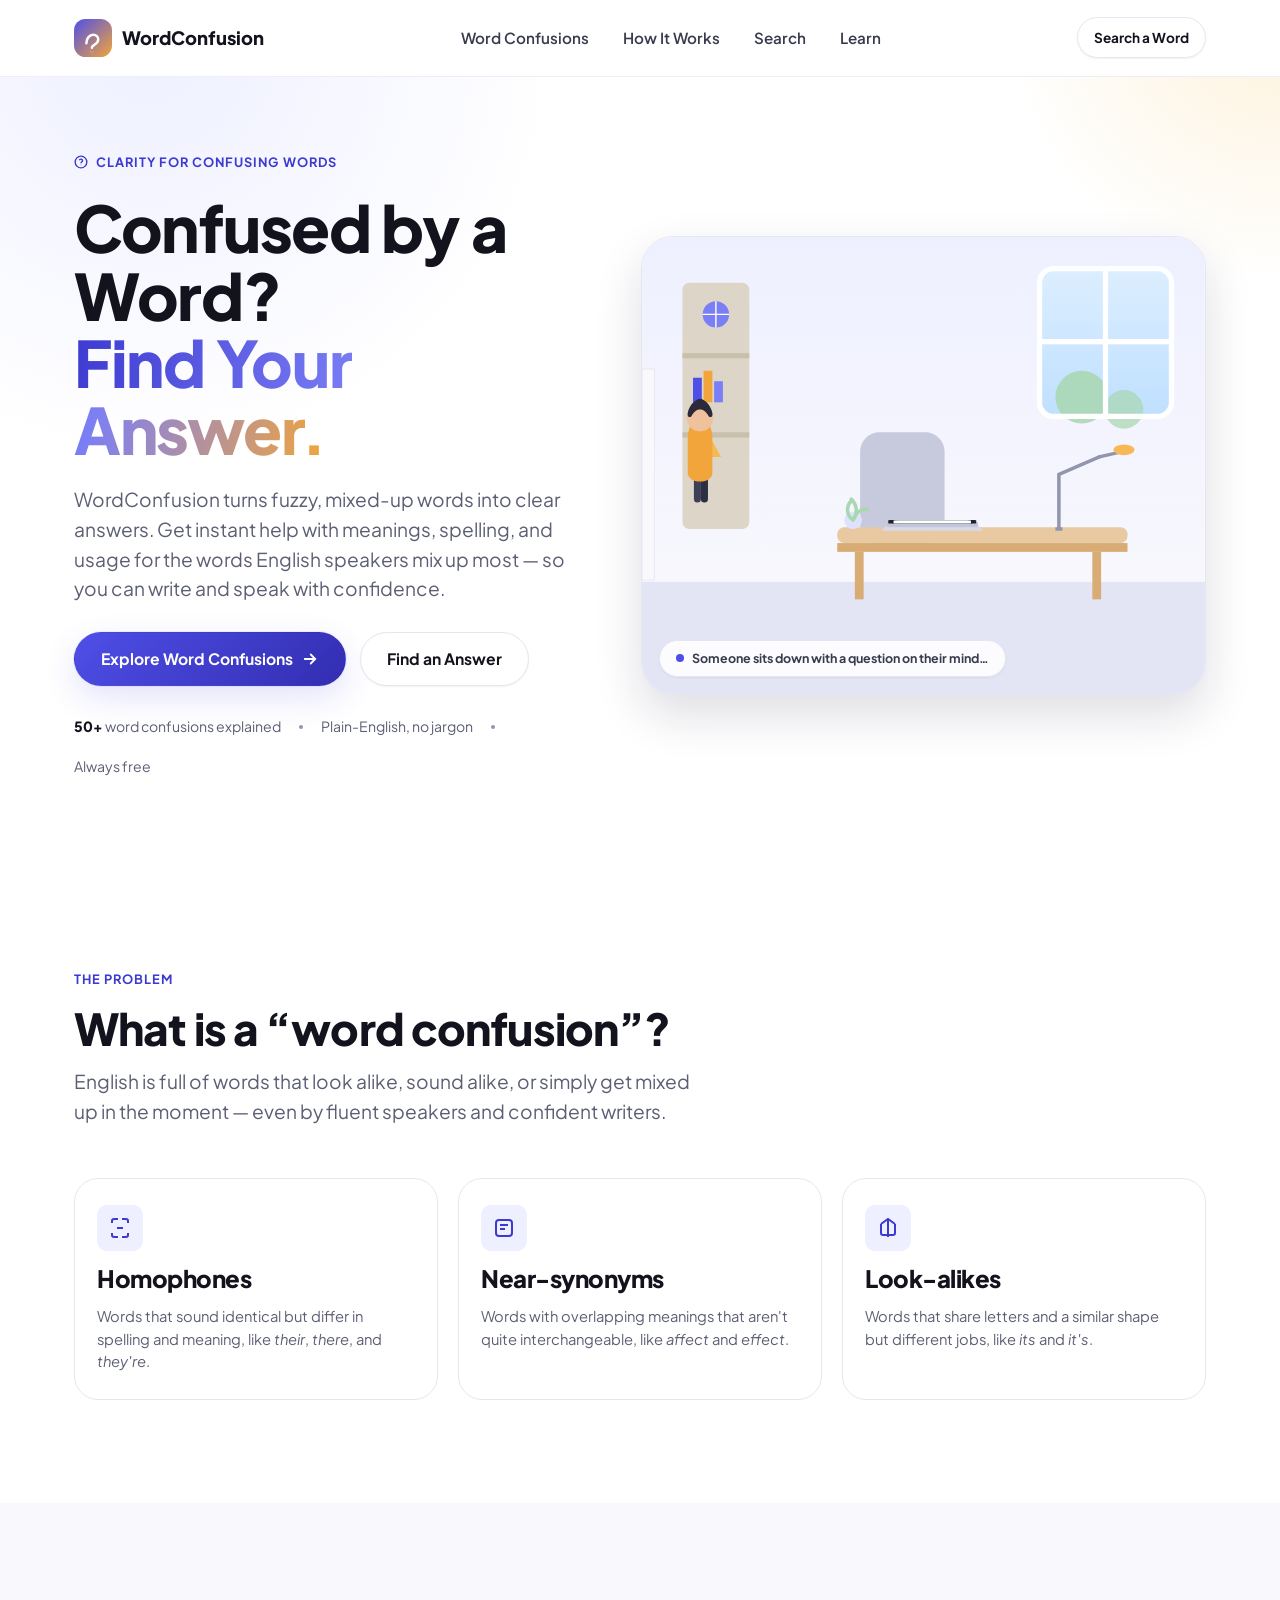
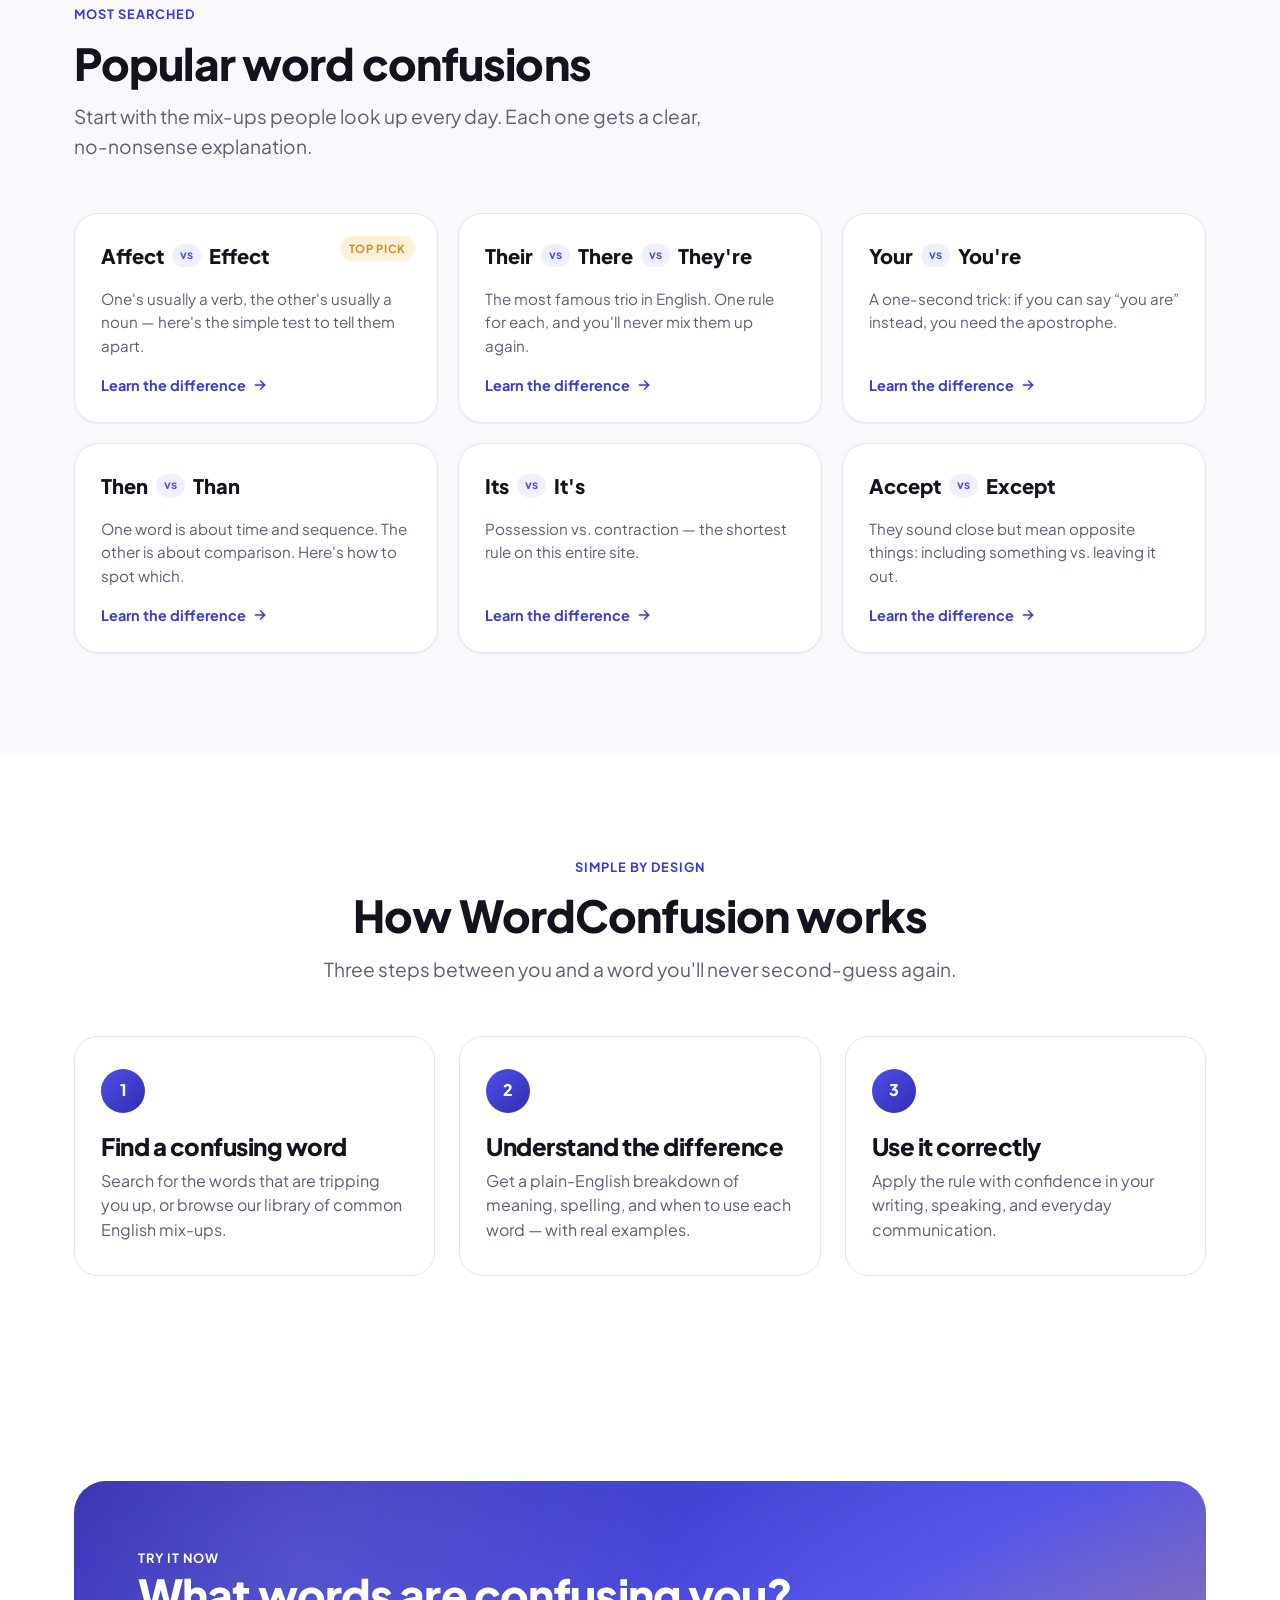
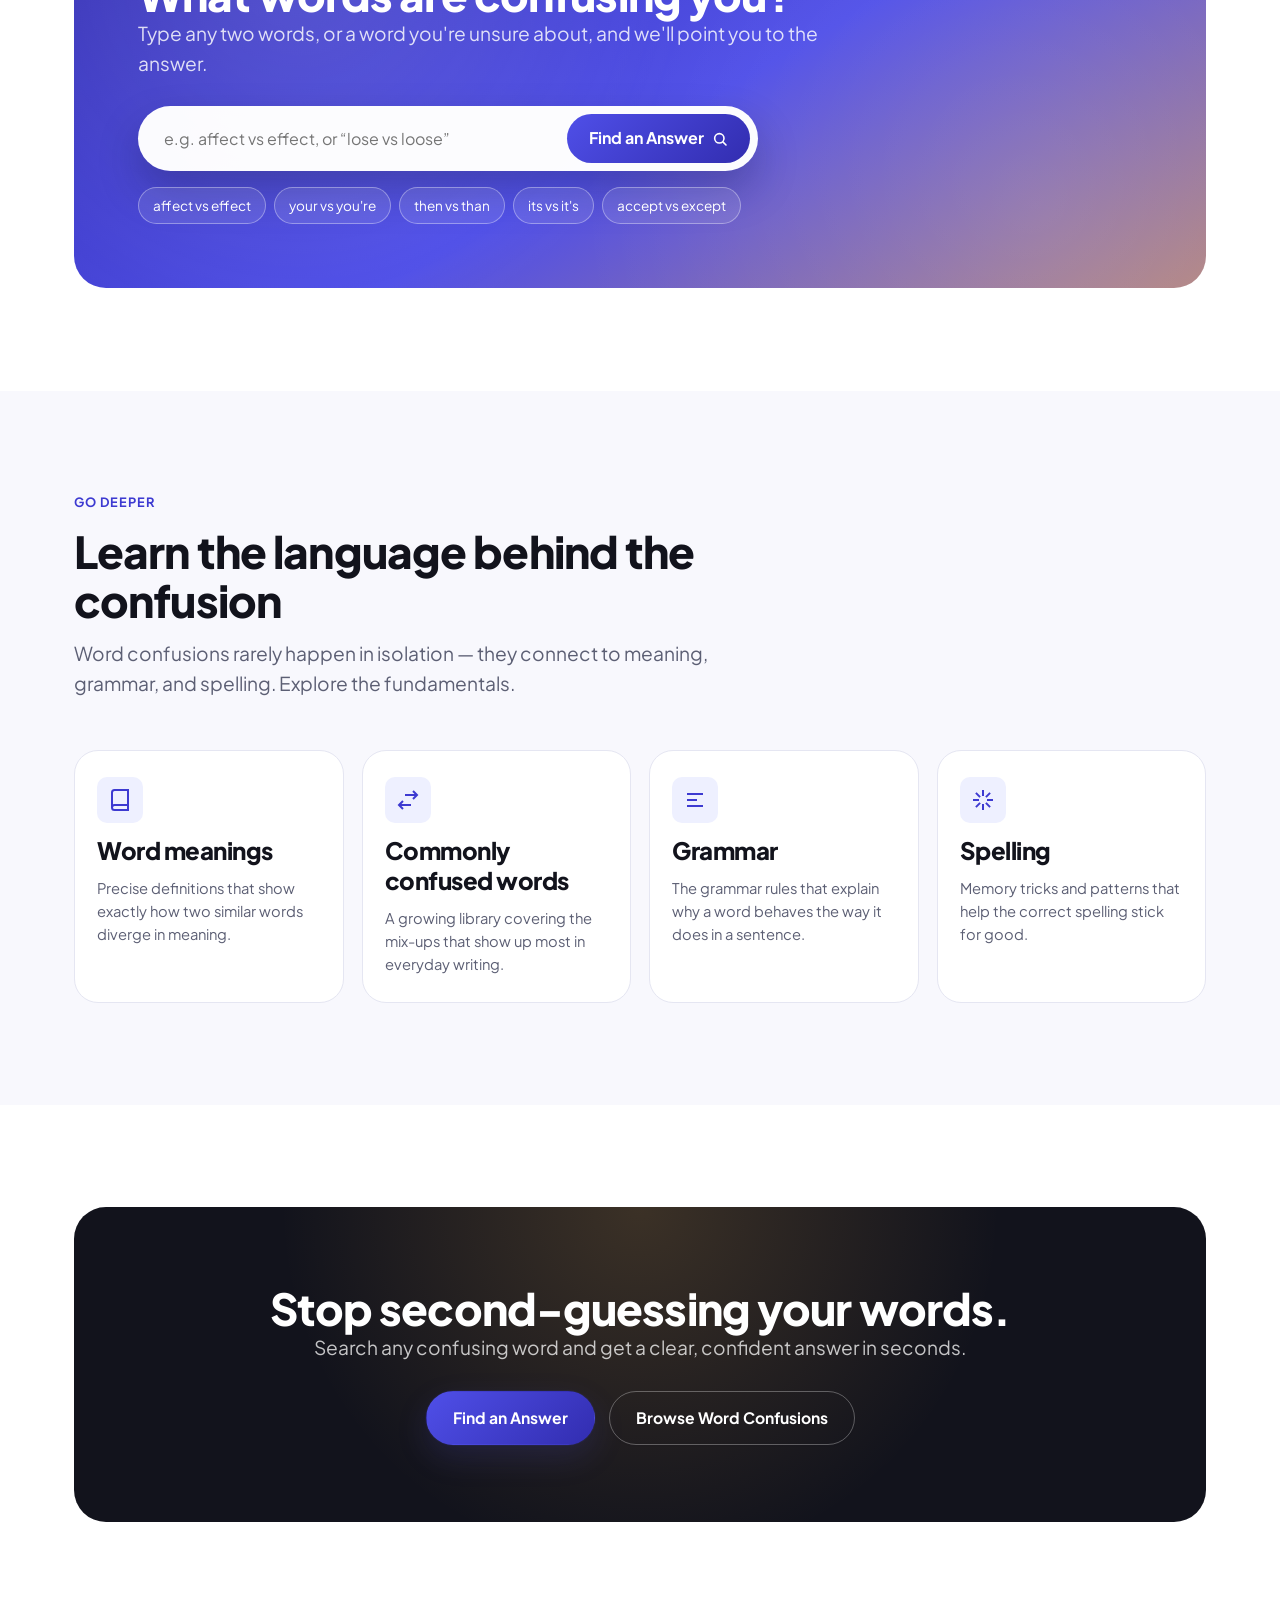
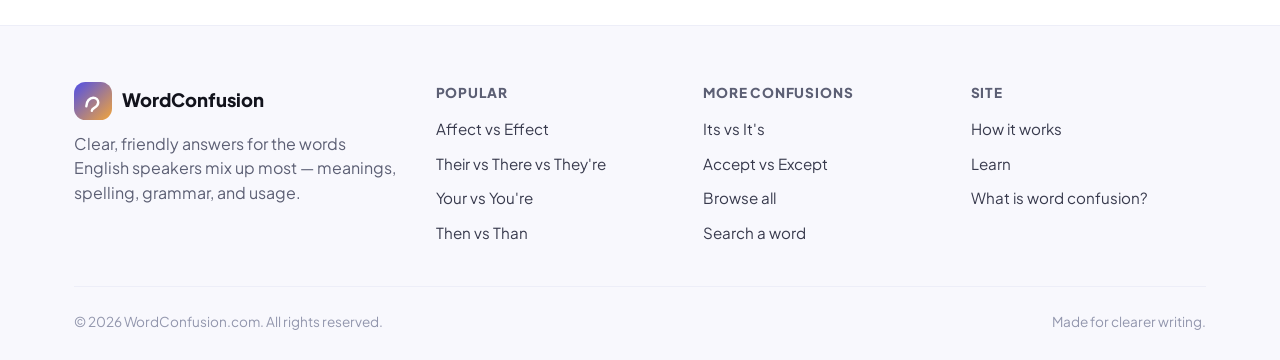
<file: index.html>
<!doctype html>
<html lang="en">
<head>
<meta charset="UTF-8" />
<meta name="viewport" content="width=device-width, initial-scale=1" />
<title>WordConfusion.com — Confused by a Word? Find Your Answer</title>
<meta name="description" content="WordConfusion helps you instantly understand confusing words — meanings, spelling, and usage — with clear, simple explanations for commonly confused English words like affect vs. effect and your vs. you're." />
<link rel="canonical" href="https://wordconfusion.com/" />

<!-- Open Graph -->
<meta property="og:type" content="website" />
<meta property="og:url" content="https://wordconfusion.com/" />
<meta property="og:title" content="WordConfusion.com — Confused by a Word? Find Your Answer." />
<meta property="og:description" content="Clear, friendly explanations for commonly confused English words — meanings, spelling, grammar, and usage — all in one place." />
<meta property="og:image" content="https://wordconfusion.com/assets/og-image.png" />
<meta property="og:site_name" content="WordConfusion" />

<!-- Twitter -->
<meta name="twitter:card" content="summary_large_image" />
<meta name="twitter:title" content="WordConfusion.com — Confused by a Word? Find Your Answer." />
<meta name="twitter:description" content="Clear, friendly explanations for commonly confused English words — meanings, spelling, grammar, and usage." />
<meta name="twitter:image" content="https://wordconfusion.com/assets/og-image.png" />

<meta name="theme-color" content="#4f4fe8" />
<link rel="icon" href="/assets/favicon.svg" type="image/svg+xml" />
<link rel="manifest" href="/assets/site.webmanifest" />

<link rel="preconnect" href="https://fonts.googleapis.com" />
<link rel="preconnect" href="https://fonts.gstatic.com" crossorigin />
<link href="https://fonts.googleapis.com/css2?family=Plus+Jakarta+Sans:wght@500;600;700;800&display=swap" rel="stylesheet" />

<link rel="stylesheet" href="css/base.css" />
<link rel="stylesheet" href="css/components.css" />
<link rel="stylesheet" href="css/hero-animation.css" />

<script type="application/ld+json">
{
  "@context": "https://schema.org",
  "@type": "WebSite",
  "name": "WordConfusion",
  "url": "https://wordconfusion.com/",
  "description": "WordConfusion helps you understand confusing words — meanings, spelling, and usage — with clear, simple explanations.",
  "potentialAction": {
    "@type": "SearchAction",
    "target": "https://wordconfusion.com/search?q={search_term_string}",
    "query-input": "required name=search_term_string"
  }
}
</script>
<script type="application/ld+json">
{
  "@context": "https://schema.org",
  "@type": "Organization",
  "name": "WordConfusion",
  "url": "https://wordconfusion.com/",
  "logo": "https://wordconfusion.com/assets/favicon.svg",
  "sameAs": []
}
</script>
</head>
<body>
<a class="skip-link" href="#main">Skip to content</a>

<header class="site-header">
  <div class="container nav-bar">
    <a href="/" class="brand" aria-label="WordConfusion home">
      <svg class="brand-mark" viewBox="0 0 40 40" fill="none" xmlns="http://www.w3.org/2000/svg" aria-hidden="true">
        <rect width="40" height="40" rx="12" fill="url(#brandGrad)" />
        <path d="M13 25.5c0-5.2 3.6-9 7.2-9 3.2 0 5.3 2.1 5.3 5 0 3.3-2.6 4.8-4.5 6-1.4.9-2.2 1.6-2.2 2.7" stroke="#fff" stroke-width="2.6" stroke-linecap="round" fill="none"/>
        <circle cx="18.9" cy="34.2" r="0.1" stroke="#fff" stroke-width="2.6" stroke-linecap="round"/>
        <defs>
          <linearGradient id="brandGrad" x1="0" y1="0" x2="40" y2="40" gradientUnits="userSpaceOnUse">
            <stop stop-color="#4f4fe8"/>
            <stop offset="1" stop-color="#f2a53a"/>
          </linearGradient>
        </defs>
      </svg>
      WordConfusion
    </a>

    <nav class="nav-links" id="navLinks" aria-label="Primary">
      <a href="#confusions">Word Confusions</a>
      <a href="#how-it-works">How It Works</a>
      <a href="#search">Search</a>
      <a href="#learn">Learn</a>
    </nav>

    <div class="nav-actions">
      <a href="#search" class="btn btn-secondary btn-sm">Search a Word</a>
      <button class="nav-toggle" id="navToggle" aria-expanded="false" aria-controls="navLinks" aria-label="Toggle menu">
        <svg viewBox="0 0 24 24" fill="none" stroke="currentColor" stroke-width="2" stroke-linecap="round"><path d="M4 7h16M4 12h16M4 17h16"/></svg>
      </button>
    </div>
  </div>
</header>

<main id="main">

  <!-- ============ HERO ============ -->
  <section class="hero">
    <div class="container hero-inner">
      <div class="hero-content">
        <span class="eyebrow">
          <svg width="14" height="14" viewBox="0 0 24 24" fill="none" stroke="currentColor" stroke-width="2.4"><circle cx="12" cy="12" r="10"/><path d="M9.1 9a2.9 2.9 0 0 1 5.6 1c0 2-2.9 2-2.9 4"/><circle cx="12" cy="17.2" r="0.1" stroke-width="2.4"/></svg>
          Clarity for confusing words
        </span>
        <h1>Confused by a Word?<br><span class="accent">Find Your Answer.</span></h1>
        <p class="lede">
          WordConfusion turns fuzzy, mixed-up words into clear answers. Get instant help with
          meanings, spelling, and usage for the words English speakers mix up most — so you can
          write and speak with confidence.
        </p>
        <div class="hero-cta-row">
          <a href="#confusions" class="btn btn-primary">
            Explore Word Confusions
            <svg width="18" height="18" viewBox="0 0 24 24" fill="none" stroke="currentColor" stroke-width="2.4" stroke-linecap="round"><path d="M5 12h14M13 6l6 6-6 6"/></svg>
          </a>
          <a href="#search" class="btn btn-secondary">Find an Answer</a>
        </div>
        <div class="hero-trust">
          <span><strong>50+</strong> word confusions explained</span>
          <span class="dot"></span>
          <span>Plain-English, no jargon</span>
          <span class="dot"></span>
          <span>Always free</span>
        </div>
      </div>

      <div class="hero-scene-wrap">
        <div class="hero-scene-card">
          <svg class="confusion-scene" id="confusionScene" data-stage="enter" viewBox="0 0 640 520" role="img" aria-labelledby="sceneTitle sceneDesc" xmlns="http://www.w3.org/2000/svg">
            <title id="sceneTitle">Animated illustration of the WordConfusion story</title>
            <desc id="sceneDesc">A person sits at a desk, feels confused with question marks overhead, opens a laptop and searches WordConfusion.com, then relaxes with confidence once the confusion clears.</desc>

            <defs>
              <clipPath id="sceneClip"><rect x="0" y="0" width="640" height="520" rx="0" /></clipPath>
              <linearGradient id="wallGrad" x1="0" y1="0" x2="0" y2="1">
                <stop offset="0" stop-color="var(--scene-wall-a)" />
                <stop offset="1" stop-color="var(--scene-wall-b)" />
              </linearGradient>
              <linearGradient id="skyGrad" x1="0" y1="0" x2="0" y2="1">
                <stop offset="0" stop-color="var(--scene-sky-a)" />
                <stop offset="1" stop-color="var(--scene-sky-b)" />
              </linearGradient>
              <radialGradient id="glowGrad" cx="0.5" cy="0.5" r="0.5">
                <stop offset="0" stop-color="#f7b955" stop-opacity="0.55" />
                <stop offset="1" stop-color="#f7b955" stop-opacity="0" />
              </radialGradient>
            </defs>

            <g clip-path="url(#sceneClip)">
              <!-- room -->
              <rect x="0" y="0" width="640" height="420" fill="url(#wallGrad)" />
              <rect x="0" y="392" width="640" height="128" fill="var(--scene-floor)" />

              <!-- window -->
              <g class="decor-window">
                <rect x="452" y="36" width="150" height="168" rx="16" fill="url(#skyGrad)" />
                <circle cx="500" cy="182" r="30" fill="var(--scene-leaf)" opacity="0.85" />
                <circle cx="548" cy="196" r="22" fill="var(--scene-leaf)" opacity="0.7" />
                <rect x="452" y="36" width="150" height="168" rx="16" fill="none" stroke="var(--surface-0)" stroke-width="6" />
                <rect x="524" y="36" width="6" height="168" fill="var(--surface-0)" />
                <rect x="452" y="116" width="150" height="6" fill="var(--surface-0)" />
              </g>

              <!-- shelf -->
              <g class="decor-shelf">
                <rect x="46" y="52" width="76" height="280" rx="8" fill="var(--scene-shelf)" />
                <rect x="46" y="132" width="76" height="6" fill="var(--scene-shelf-dark)" />
                <rect x="46" y="222" width="76" height="6" fill="var(--scene-shelf-dark)" />
                <circle cx="84" cy="88" r="15" fill="var(--brand-indigo-400)" />
                <path d="M84 73v30M69 88h30" stroke="var(--surface-0)" stroke-width="1.6" />
                <rect x="58" y="160" width="10" height="28" fill="var(--brand-indigo-500)" />
                <rect x="70" y="152" width="10" height="36" fill="var(--brand-gold-500)" />
                <rect x="82" y="164" width="10" height="24" fill="var(--brand-indigo-400)" />
                <polygon points="70,250 90,250 80,232" fill="var(--brand-gold-400)" />
              </g>

              <!-- door frame (entry) -->
              <rect x="0" y="150" width="14" height="240" fill="var(--scene-wall-b)" stroke="var(--line)" />

              <!-- desk + chair -->
              <rect x="248" y="222" width="96" height="128" rx="22" fill="var(--scene-chair)" />
              <rect x="222" y="330" width="330" height="18" rx="8" fill="var(--scene-desk)" />
              <rect x="222" y="348" width="330" height="10" fill="var(--scene-desk-dark)" />
              <rect x="242" y="358" width="10" height="54" fill="var(--scene-desk-dark)" />
              <rect x="512" y="358" width="10" height="54" fill="var(--scene-desk-dark)" />

              <!-- lamp -->
              <g class="decor-window">
                <rect x="470" y="330" width="8" height="4" fill="var(--ink-300)" />
                <path d="M474 330 L474 270 L520 250" stroke="var(--ink-300)" stroke-width="4" fill="none" stroke-linecap="round"/>
                <path d="M520 250 l26 -6" stroke="var(--ink-300)" stroke-width="4" stroke-linecap="round"/>
                <ellipse cx="548" cy="242" rx="12" ry="6" fill="var(--brand-gold-400)" />
              </g>

              <!-- plant on desk -->
              <circle cx="240" cy="322" r="10" fill="var(--brand-indigo-100)" />
              <path d="M240 322c-8-6-8-16-2-22M240 322c6-8 4-18-2-24M240 322c2-8 10-14 16-12" stroke="var(--scene-leaf)" stroke-width="4" fill="none" stroke-linecap="round" />

              <!-- ============ WALKING CHARACTER (enter stage) ============ -->
              <g id="charWalk">
                <rect class="walk-leg leg-a" x="-7" y="18" width="8" height="38" rx="4" fill="#3c3f57" />
                <rect class="walk-leg leg-b" x="1" y="18" width="8" height="38" rx="4" fill="#2c2e42" />
                <path d="M-14 -18c0-16 12-26 14-26s14 10 14 26v40c0 6-6 10-14 10s-14-4-14-10v-40z" fill="var(--scene-hoodie)" />
                <circle cx="0" cy="-40" r="15" fill="var(--scene-skin)" />
                <path d="M-14 -46c2-10 10-16 14-16s12 6 14 16c1 4-2 6-4 4-3-6-7-8-10-8s-7 2-10 8c-2 2-5 0-4-4z" fill="var(--scene-hair)" />
              </g>

              <!-- ============ SEATED CHARACTER ============ -->
              <g id="charSeated">
                <!-- arms resting on desk -->
                <path d="M-34 -6c-6 10-8 22-4 30" stroke="var(--scene-hoodie-dark)" stroke-width="14" stroke-linecap="round" fill="none" />
                <path d="M34 -6c6 10 8 22 4 30" stroke="var(--scene-hoodie-dark)" stroke-width="14" stroke-linecap="round" fill="none" />

                <!-- torso -->
                <path d="M-34 8c0-30 15-50 34-50s34 20 34 50v18c0 8-30 12-34 12s-34-4-34-12V8z" fill="var(--scene-hoodie)" />
                <path d="M-10 -38c3 8 17 8 20 0" stroke="var(--scene-hoodie-dark)" stroke-width="4" fill="none" stroke-linecap="round" />

                <!-- head -->
                <circle cx="0" cy="-70" r="26" fill="var(--scene-skin)" />
                <path d="M-26 -78c2-20 15-30 26-30s24 10 26 30c1 6-3 9-6 5-5-10-12-14-20-14s-15 4-20 14c-3 4-7 1-6-5z" fill="var(--scene-hair)" />

                <!-- face: default -->
                <g id="faceDefault">
                  <circle cx="-9" cy="-70" r="2.6" fill="var(--scene-hair)" />
                  <circle cx="9" cy="-70" r="2.6" fill="var(--scene-hair)" />
                  <path d="M-6 -56c4 3 8 3 12 0" stroke="var(--scene-hair)" stroke-width="2.4" fill="none" stroke-linecap="round" />
                </g>

                <!-- face: worried / confused -->
                <g id="faceWorried">
                  <circle cx="-9" cy="-71" r="3.4" fill="var(--scene-hair)" />
                  <circle cx="9" cy="-71" r="3.4" fill="var(--scene-hair)" />
                  <path d="M-14 -80c4-3 8-3 11-1" stroke="var(--scene-hair)" stroke-width="2.4" fill="none" stroke-linecap="round" />
                  <path d="M3 -83c4-1 8 0 11 3" stroke="var(--scene-hair)" stroke-width="2.4" fill="none" stroke-linecap="round" />
                  <ellipse cx="0" cy="-55" rx="4.5" ry="3.4" fill="var(--scene-hair)" opacity="0.85" />
                </g>

                <!-- face: happy / confident -->
                <g id="faceHappy">
                  <path d="M-12 -71c2.4-2.6 5.6-2.6 8 0" stroke="var(--scene-hair)" stroke-width="2.6" fill="none" stroke-linecap="round" />
                  <path d="M4 -71c2.4-2.6 5.6-2.6 8 0" stroke="var(--scene-hair)" stroke-width="2.6" fill="none" stroke-linecap="round" />
                  <path d="M-9 -57c5 6 13 6 18 0" stroke="var(--scene-hair)" stroke-width="2.6" fill="none" stroke-linecap="round" />
                  <circle cx="-16" cy="-62" r="4" fill="#f2a53a" opacity="0.35" />
                  <circle cx="16" cy="-62" r="4" fill="#f2a53a" opacity="0.35" />
                </g>

                <!-- question marks -->
                <g id="qmarks" fill="var(--brand-indigo-500)">
                  <text class="qmark q1" x="-56" y="-118" font-size="34" font-weight="800" font-family="var(--font-display)">?</text>
                  <text class="qmark q2" x="14" y="-140" font-size="26" font-weight="800" font-family="var(--font-display)" opacity="0.85">?</text>
                  <text class="qmark q3" x="44" y="-100" font-size="20" font-weight="800" font-family="var(--font-display)" opacity="0.7">?</text>
                </g>

                <!-- confidence glow + sparkles -->
                <circle class="confidence-glow" cx="0" cy="-72" r="70" fill="url(#glowGrad)" />
                <g id="sparkles" fill="var(--brand-gold-500)">
                  <path class="sparkle s1" d="M-58 -118l3 8 8 3-8 3-3 8-3-8-8-3 8-3z" />
                  <path class="sparkle s2" d="M50 -132l2.4 6.4 6.4 2.4-6.4 2.4-2.4 6.4-2.4-6.4-6.4-2.4 6.4-2.4z" />
                  <path class="sparkle s3" d="M0 -142l2 5.4 5.4 2-5.4 2-2 5.4-2-5.4-5.4-2 5.4-2z" />
                </g>
              </g>

              <!-- laptop -->
              <g id="laptopGroup" transform="translate(330,330)">
                <path d="M-58 4 L-50 -4 L50 -4 L58 4 Z" fill="#d8dae8" />
                <rect x="-52" y="-6" width="104" height="6" rx="2" fill="#c3c6da" />
                <g class="laptop-lid">
                  <rect x="-50" y="-98" width="100" height="94" rx="9" fill="#20222e" />
                  <rect x="-44" y="-92" width="88" height="82" rx="5" fill="#ffffff" />
                  <g class="laptop-screen-content">
                    <rect x="-40" y="-86" width="80" height="14" rx="7" fill="#eef0f6" />
                    <circle cx="-33" cy="-79" r="2.4" fill="#e0663f" />
                    <text class="typed-url" id="typedUrl" x="-24" y="-75" font-size="8.4" fill="#20222e"></text>
                    <rect class="typing-caret" x="0" y="-81" width="1.6" height="9" fill="#20222e" />
                    <rect x="-40" y="-64" width="80" height="52" rx="6" fill="#f6f4ff" />
                    <rect x="-32" y="-54" width="46" height="6" rx="3" fill="var(--brand-indigo-200, #cfd1fb)" />
                    <rect x="-32" y="-42" width="60" height="5" rx="2.5" fill="#dfe1f2" />
                    <rect x="-32" y="-32" width="60" height="5" rx="2.5" fill="#dfe1f2" />
                    <rect x="-32" y="-22" width="36" height="5" rx="2.5" fill="#dfe1f2" />
                    <circle cx="28" cy="-18" r="7" fill="var(--brand-indigo-500)" />
                    <path d="M25.5 -18h5M28 -20.5v5" stroke="#fff" stroke-width="1.3" stroke-linecap="round" />
                  </g>
                </g>
              </g>
            </g>

            <rect x="1" y="1" width="638" height="518" rx="0" fill="none" />
          </svg>
        </div>
        <p class="scene-caption"><span class="status-dot"></span> <span id="sceneCaptionText">Watching a word confusion turn into clarity…</span></p>
      </div>
    </div>
  </section>

  <!-- ============ WHAT IS WORD CONFUSION ============ -->
  <section class="section" id="what-is-word-confusion">
    <div class="container">
      <div class="section-head">
        <span class="eyebrow">The problem</span>
        <h2>What is a &ldquo;word confusion&rdquo;?</h2>
        <p class="lede">
          English is full of words that look alike, sound alike, or simply get mixed up in the moment —
          even by fluent speakers and confident writers.
        </p>
      </div>
      <div class="word-grid">
        <div class="topic-card">
          <div class="topic-card__icon" aria-hidden="true">
            <svg viewBox="0 0 24 24" fill="none" stroke="currentColor" stroke-width="2"><path d="M4 7V5a2 2 0 0 1 2-2h4M4 17v2a2 2 0 0 0 2 2h4M20 7V5a2 2 0 0 0-2-2h-4M20 17v2a2 2 0 0 1-2 2h-4"/><path d="M9 12h6"/></svg>
          </div>
          <h3>Homophones</h3>
          <p>Words that sound identical but differ in spelling and meaning, like <em>their</em>, <em>there</em>, and <em>they're</em>.</p>
        </div>
        <div class="topic-card">
          <div class="topic-card__icon" aria-hidden="true">
            <svg viewBox="0 0 24 24" fill="none" stroke="currentColor" stroke-width="2"><rect x="4" y="4" width="16" height="16" rx="3"/><path d="M8 9h8M8 13h5"/></svg>
          </div>
          <h3>Near-synonyms</h3>
          <p>Words with overlapping meanings that aren't quite interchangeable, like <em>affect</em> and <em>effect</em>.</p>
        </div>
        <div class="topic-card">
          <div class="topic-card__icon" aria-hidden="true">
            <svg viewBox="0 0 24 24" fill="none" stroke="currentColor" stroke-width="2"><path d="M12 3v18M5 8l7-5 7 5M5 8v9a2 2 0 0 0 2 2h10a2 2 0 0 0 2-2V8"/></svg>
          </div>
          <h3>Look-alikes</h3>
          <p>Words that share letters and a similar shape but different jobs, like <em>its</em> and <em>it's</em>.</p>
        </div>
      </div>
    </div>
  </section>

  <!-- ============ POPULAR WORD CONFUSIONS ============ -->
  <section class="section section-alt" id="confusions">
    <div class="container">
      <div class="section-head">
        <span class="eyebrow">Most searched</span>
        <h2>Popular word confusions</h2>
        <p class="lede">Start with the mix-ups people look up every day. Each one gets a clear, no-nonsense explanation.</p>
      </div>

      <div class="word-grid" id="wordGrid">
        <!-- Cards are static for SEO; also indexed by js/data/confusions.js for the search box -->
        <a class="word-card reveal" href="confusions/affect-vs-effect.html">
          <span class="word-card__tag">Top pick</span>
          <div class="word-card__terms"><span>Affect</span><span class="vs">vs</span><span>Effect</span></div>
          <p class="word-card__hint">One's usually a verb, the other's usually a noun — here's the simple test to tell them apart.</p>
          <span class="word-card__link">Learn the difference <svg viewBox="0 0 24 24" fill="none" stroke="currentColor" stroke-width="2.4" stroke-linecap="round"><path d="M5 12h14M13 6l6 6-6 6"/></svg></span>
        </a>
        <a class="word-card reveal" href="confusions/their-there-theyre.html">
          <div class="word-card__terms"><span>Their</span><span class="vs">vs</span><span>There</span><span class="vs">vs</span><span>They're</span></div>
          <p class="word-card__hint">The most famous trio in English. One rule for each, and you'll never mix them up again.</p>
          <span class="word-card__link">Learn the difference <svg viewBox="0 0 24 24" fill="none" stroke="currentColor" stroke-width="2.4" stroke-linecap="round"><path d="M5 12h14M13 6l6 6-6 6"/></svg></span>
        </a>
        <a class="word-card reveal" href="confusions/your-vs-youre.html">
          <div class="word-card__terms"><span>Your</span><span class="vs">vs</span><span>You're</span></div>
          <p class="word-card__hint">A one-second trick: if you can say &ldquo;you are&rdquo; instead, you need the apostrophe.</p>
          <span class="word-card__link">Learn the difference <svg viewBox="0 0 24 24" fill="none" stroke="currentColor" stroke-width="2.4" stroke-linecap="round"><path d="M5 12h14M13 6l6 6-6 6"/></svg></span>
        </a>
        <a class="word-card reveal" href="confusions/then-vs-than.html">
          <div class="word-card__terms"><span>Then</span><span class="vs">vs</span><span>Than</span></div>
          <p class="word-card__hint">One word is about time and sequence. The other is about comparison. Here's how to spot which.</p>
          <span class="word-card__link">Learn the difference <svg viewBox="0 0 24 24" fill="none" stroke="currentColor" stroke-width="2.4" stroke-linecap="round"><path d="M5 12h14M13 6l6 6-6 6"/></svg></span>
        </a>
        <a class="word-card reveal" href="confusions/its-vs-its.html">
          <div class="word-card__terms"><span>Its</span><span class="vs">vs</span><span>It's</span></div>
          <p class="word-card__hint">Possession vs. contraction — the shortest rule on this entire site.</p>
          <span class="word-card__link">Learn the difference <svg viewBox="0 0 24 24" fill="none" stroke="currentColor" stroke-width="2.4" stroke-linecap="round"><path d="M5 12h14M13 6l6 6-6 6"/></svg></span>
        </a>
        <a class="word-card reveal" href="confusions/accept-vs-except.html">
          <div class="word-card__terms"><span>Accept</span><span class="vs">vs</span><span>Except</span></div>
          <p class="word-card__hint">They sound close but mean opposite things: including something vs. leaving it out.</p>
          <span class="word-card__link">Learn the difference <svg viewBox="0 0 24 24" fill="none" stroke="currentColor" stroke-width="2.4" stroke-linecap="round"><path d="M5 12h14M13 6l6 6-6 6"/></svg></span>
        </a>
      </div>
    </div>
  </section>

  <!-- ============ HOW IT WORKS ============ -->
  <section class="section" id="how-it-works">
    <div class="container">
      <div class="section-head center">
        <span class="eyebrow">Simple by design</span>
        <h2>How WordConfusion works</h2>
        <p class="lede">Three steps between you and a word you'll never second-guess again.</p>
      </div>
      <div class="steps">
        <div class="step-card reveal">
          <span class="step-card__num">1</span>
          <h3>Find a confusing word</h3>
          <p>Search for the words that are tripping you up, or browse our library of common English mix-ups.</p>
        </div>
        <div class="step-card reveal">
          <span class="step-card__num">2</span>
          <h3>Understand the difference</h3>
          <p>Get a plain-English breakdown of meaning, spelling, and when to use each word — with real examples.</p>
        </div>
        <div class="step-card reveal">
          <span class="step-card__num">3</span>
          <h3>Use it correctly</h3>
          <p>Apply the rule with confidence in your writing, speaking, and everyday communication.</p>
        </div>
      </div>
    </div>
  </section>

  <!-- ============ SEARCH ============ -->
  <section class="section" id="search">
    <div class="container">
      <div class="search-panel reveal">
        <span class="eyebrow" style="color:#fff;">Try it now</span>
        <h2>What words are confusing you?</h2>
        <p class="lede">Type any two words, or a word you're unsure about, and we'll point you to the answer.</p>

        <form class="search-form" id="searchForm" role="search">
          <label for="searchInput" class="visually-hidden">Search for a confusing word</label>
          <input type="text" id="searchInput" name="q" placeholder="e.g. affect vs effect, or “lose vs loose”" autocomplete="off" />
          <button type="submit">
            Find an Answer
            <svg width="16" height="16" viewBox="0 0 24 24" fill="none" stroke="currentColor" stroke-width="2.4" stroke-linecap="round"><circle cx="11" cy="11" r="7"/><path d="M21 21l-4.3-4.3"/></svg>
          </button>
        </form>

        <div class="search-suggestions">
          <button type="button" data-query="affect effect">affect vs effect</button>
          <button type="button" data-query="your you're">your vs you're</button>
          <button type="button" data-query="then than">then vs than</button>
          <button type="button" data-query="its it's">its vs it's</button>
          <button type="button" data-query="accept except">accept vs except</button>
        </div>

        <div class="search-result-panel" id="searchResult" aria-live="polite"></div>
      </div>
    </div>
  </section>

  <!-- ============ EDUCATIONAL CONTENT ============ -->
  <section class="section section-alt" id="learn">
    <div class="container">
      <div class="section-head">
        <span class="eyebrow">Go deeper</span>
        <h2>Learn the language behind the confusion</h2>
        <p class="lede">Word confusions rarely happen in isolation — they connect to meaning, grammar, and spelling. Explore the fundamentals.</p>
      </div>
      <div class="topic-grid">
        <div class="topic-card reveal">
          <div class="topic-card__icon" aria-hidden="true">
            <svg viewBox="0 0 24 24" fill="none" stroke="currentColor" stroke-width="2"><path d="M4 19.5A2.5 2.5 0 0 1 6.5 17H20"/><path d="M6.5 2H20v20H6.5A2.5 2.5 0 0 1 4 19.5v-15A2.5 2.5 0 0 1 6.5 2z"/></svg>
          </div>
          <h3>Word meanings</h3>
          <p>Precise definitions that show exactly how two similar words diverge in meaning.</p>
        </div>
        <div class="topic-card reveal">
          <div class="topic-card__icon" aria-hidden="true">
            <svg viewBox="0 0 24 24" fill="none" stroke="currentColor" stroke-width="2"><path d="M17 3l4 4-4 4M7 21l-4-4 4-4"/><path d="M21 7H9M3 17h12"/></svg>
          </div>
          <h3>Commonly confused words</h3>
          <p>A growing library covering the mix-ups that show up most in everyday writing.</p>
        </div>
        <div class="topic-card reveal">
          <div class="topic-card__icon" aria-hidden="true">
            <svg viewBox="0 0 24 24" fill="none" stroke="currentColor" stroke-width="2"><path d="M4 6h16M4 12h10M4 18h16"/></svg>
          </div>
          <h3>Grammar</h3>
          <p>The grammar rules that explain why a word behaves the way it does in a sentence.</p>
        </div>
        <div class="topic-card reveal">
          <div class="topic-card__icon" aria-hidden="true">
            <svg viewBox="0 0 24 24" fill="none" stroke="currentColor" stroke-width="2"><path d="M12 2v6M12 22v-6M4.9 4.9l4.2 4.2M14.9 14.9l4.2 4.2M2 12h6M16 12h6M4.9 19.1l4.2-4.2M14.9 9.1l4.2-4.2"/></svg>
          </div>
          <h3>Spelling</h3>
          <p>Memory tricks and patterns that help the correct spelling stick for good.</p>
        </div>
      </div>
    </div>
  </section>

  <!-- ============ FINAL CTA ============ -->
  <section class="section">
    <div class="container">
      <div class="final-cta reveal">
        <h2>Stop second-guessing your words.</h2>
        <p class="lede">Search any confusing word and get a clear, confident answer in seconds.</p>
        <div class="cta-row">
          <a href="#search" class="btn btn-primary">Find an Answer</a>
          <a href="#confusions" class="btn btn-secondary" style="background:transparent;border-color:rgba(255,255,255,0.3);color:#fff;">Browse Word Confusions</a>
        </div>
      </div>
    </div>
  </section>

</main>

<footer class="site-footer">
  <div class="container">
    <div class="footer-grid">
      <div class="footer-brand">
        <a href="/" class="brand" aria-label="WordConfusion home">
          <svg class="brand-mark" viewBox="0 0 40 40" fill="none" xmlns="http://www.w3.org/2000/svg" aria-hidden="true">
            <rect width="40" height="40" rx="12" fill="url(#brandGradFooter)" />
            <path d="M13 25.5c0-5.2 3.6-9 7.2-9 3.2 0 5.3 2.1 5.3 5 0 3.3-2.6 4.8-4.5 6-1.4.9-2.2 1.6-2.2 2.7" stroke="#fff" stroke-width="2.6" stroke-linecap="round" fill="none"/>
            <defs>
              <linearGradient id="brandGradFooter" x1="0" y1="0" x2="40" y2="40" gradientUnits="userSpaceOnUse">
                <stop stop-color="#4f4fe8"/>
                <stop offset="1" stop-color="#f2a53a"/>
              </linearGradient>
            </defs>
          </svg>
          WordConfusion
        </a>
        <p>Clear, friendly answers for the words English speakers mix up most — meanings, spelling, grammar, and usage.</p>
      </div>
      <div class="footer-col">
        <h4>Popular</h4>
        <ul>
          <li><a href="confusions/affect-vs-effect.html">Affect vs Effect</a></li>
          <li><a href="confusions/their-there-theyre.html">Their vs There vs They're</a></li>
          <li><a href="confusions/your-vs-youre.html">Your vs You're</a></li>
          <li><a href="confusions/then-vs-than.html">Then vs Than</a></li>
        </ul>
      </div>
      <div class="footer-col">
        <h4>More confusions</h4>
        <ul>
          <li><a href="confusions/its-vs-its.html">Its vs It's</a></li>
          <li><a href="confusions/accept-vs-except.html">Accept vs Except</a></li>
          <li><a href="#confusions">Browse all</a></li>
          <li><a href="#search">Search a word</a></li>
        </ul>
      </div>
      <div class="footer-col">
        <h4>Site</h4>
        <ul>
          <li><a href="#how-it-works">How it works</a></li>
          <li><a href="#learn">Learn</a></li>
          <li><a href="#what-is-word-confusion">What is word confusion?</a></li>
        </ul>
      </div>
    </div>
    <div class="footer-bottom">
      <span>&copy; <span id="year"></span> WordConfusion.com. All rights reserved.</span>
      <span>Made for clearer writing.</span>
    </div>
  </div>
</footer>

<script type="module" src="js/main.js"></script>
<script type="module" src="js/hero-animation.js"></script>
</body>
</html>
</file>
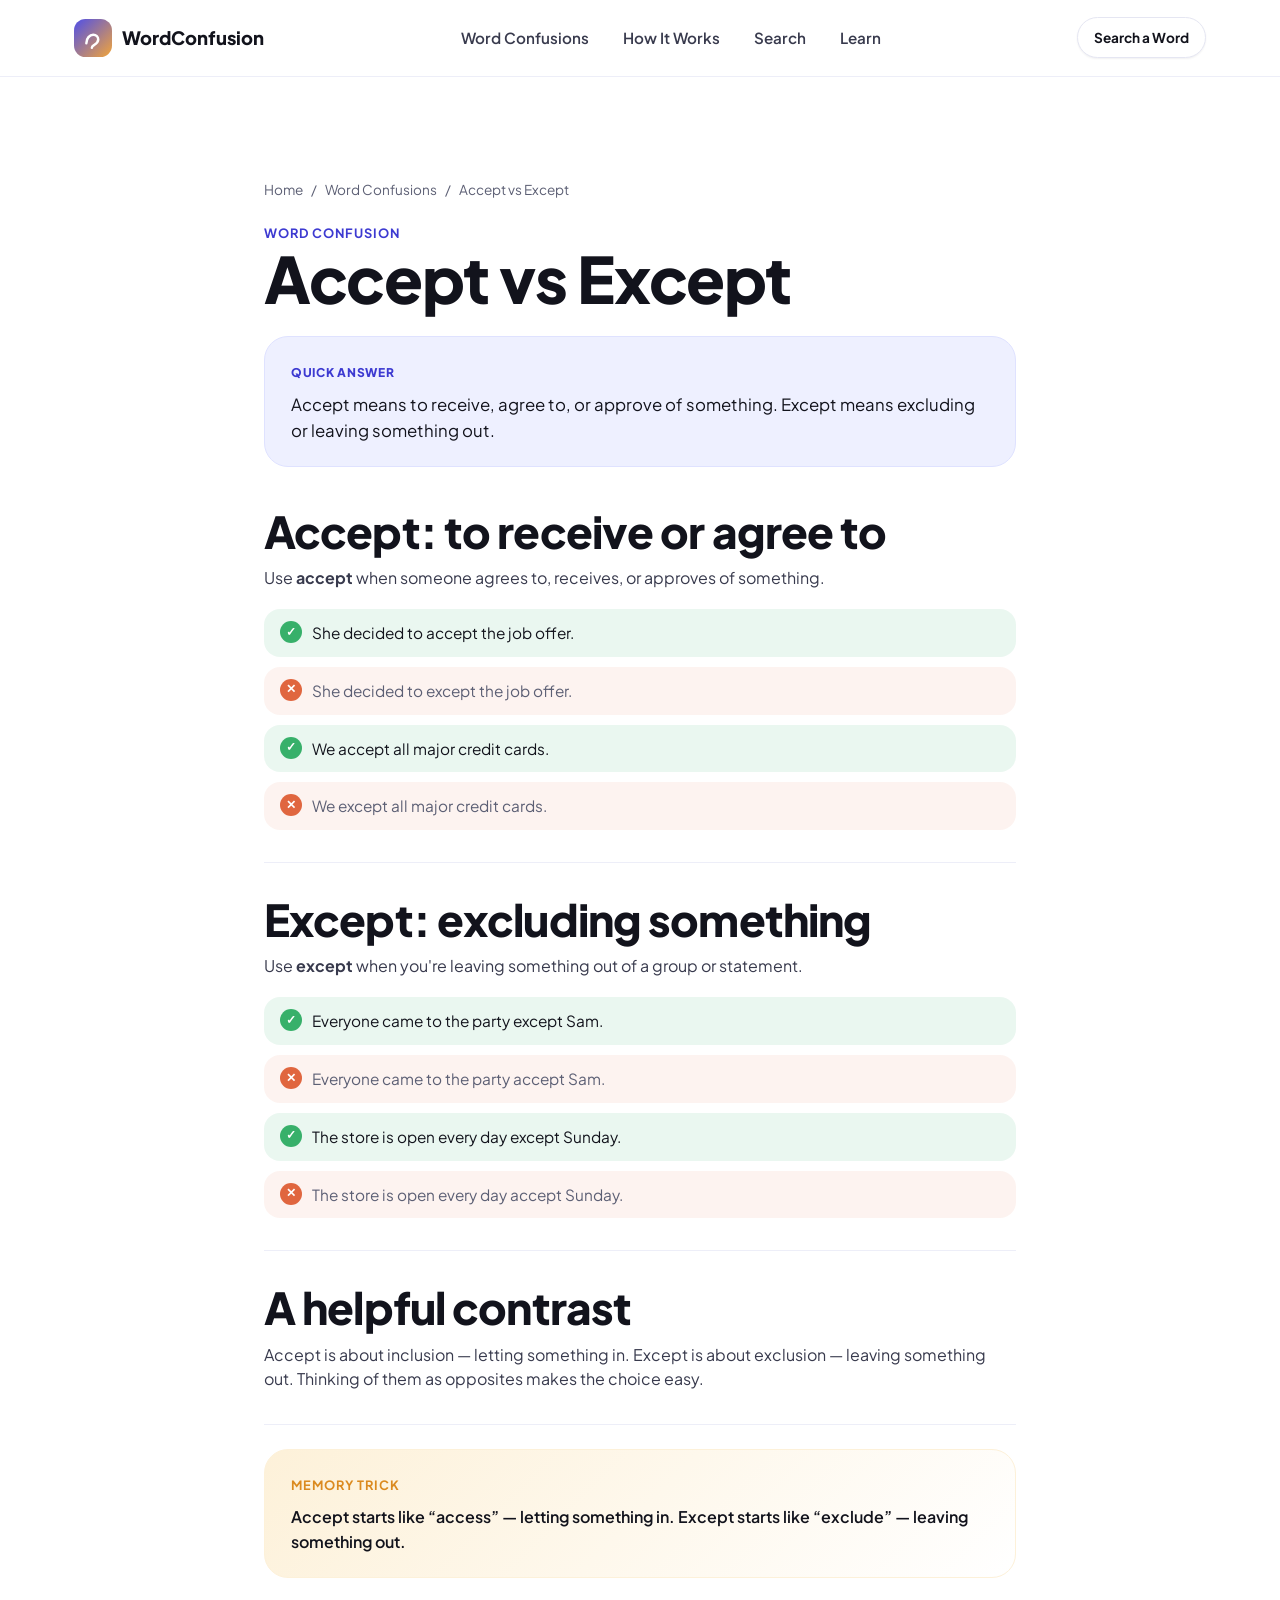
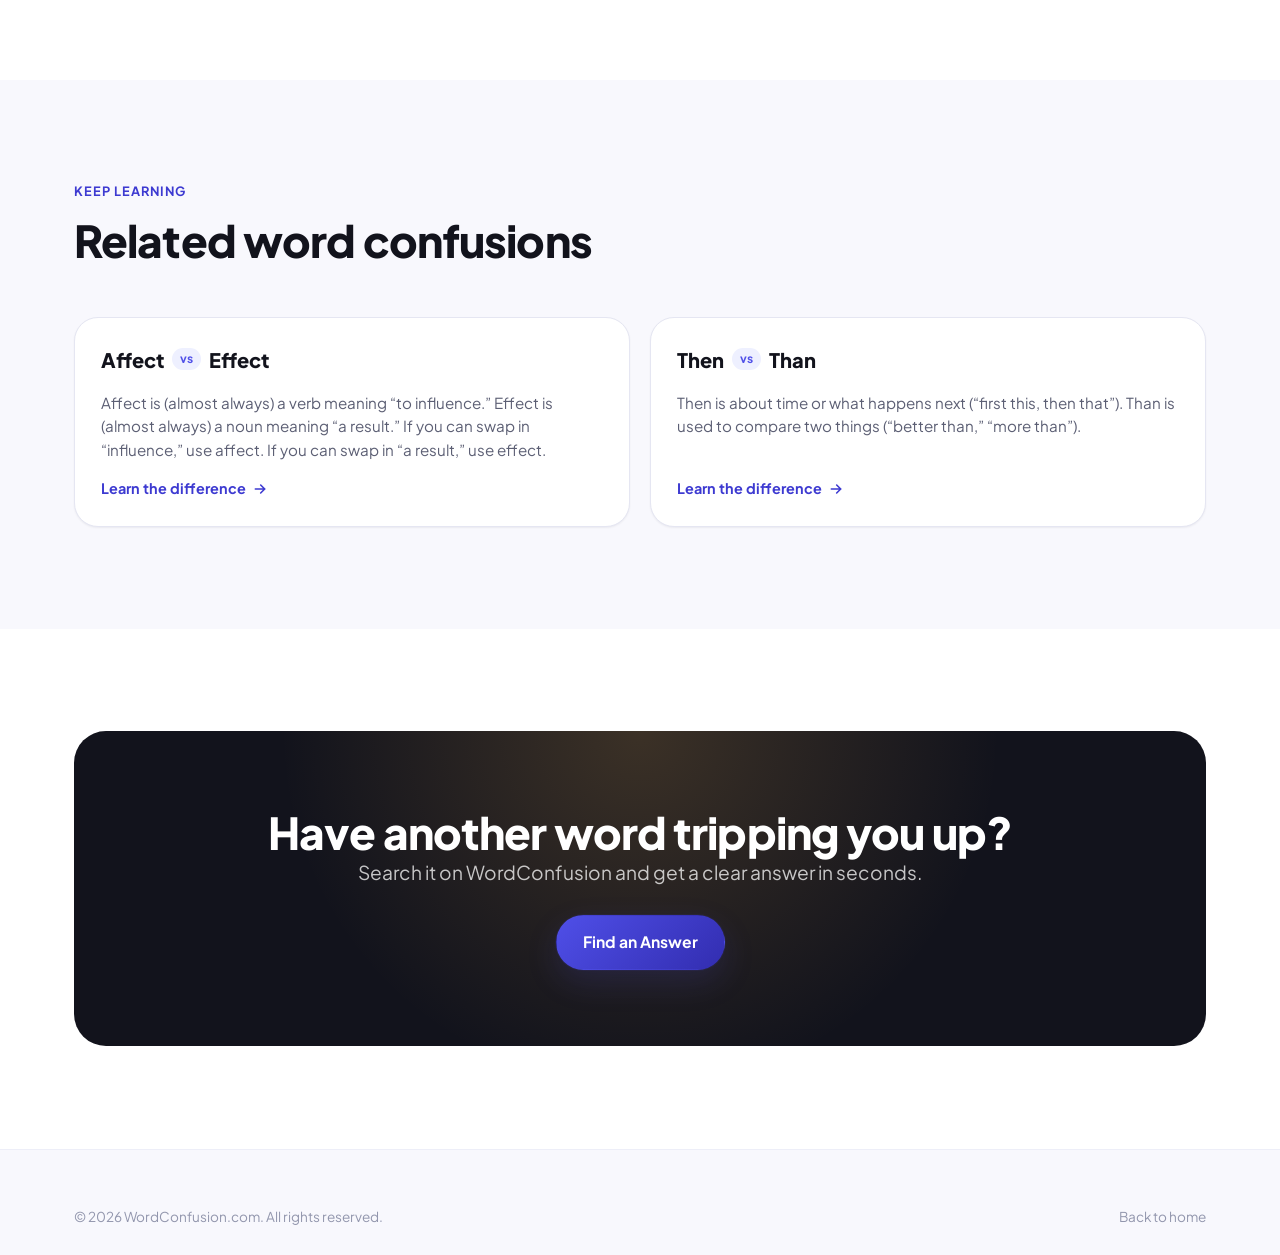
<file: confusions/accept-vs-except.html>
<!doctype html>
<html lang="en">
<head>
<meta charset="UTF-8" />
<meta name="viewport" content="width=device-width, initial-scale=1" />
<title>Accept vs Except — What's the Difference? | WordConfusion</title>
<meta name="description" content="Accept vs except explained: accept means to receive or agree to something, except means excluding something. Learn the difference with clear examples." />
<link rel="canonical" href="https://wordconfusion.com/confusions/accept-vs-except.html" />

<meta property="og:type" content="article" />
<meta property="og:url" content="https://wordconfusion.com/confusions/accept-vs-except.html" />
<meta property="og:title" content="Accept vs Except — What's the Difference?" />
<meta property="og:description" content="Accept vs except explained: accept means to receive or agree to something, except means excluding something. Learn the difference with clear examples." />
<meta property="og:image" content="https://wordconfusion.com/assets/og-image.png" />
<meta property="og:site_name" content="WordConfusion" />

<meta name="twitter:card" content="summary_large_image" />
<meta name="twitter:title" content="Accept vs Except — What's the Difference?" />
<meta name="twitter:description" content="Accept vs except explained: accept means to receive or agree to something, except means excluding something. Learn the difference with clear examples." />
<meta name="twitter:image" content="https://wordconfusion.com/assets/og-image.png" />

<meta name="theme-color" content="#4f4fe8" />
<link rel="icon" href="../assets/favicon.svg" type="image/svg+xml" />
<link rel="manifest" href="../assets/site.webmanifest" />

<link rel="preconnect" href="https://fonts.googleapis.com" />
<link rel="preconnect" href="https://fonts.gstatic.com" crossorigin />
<link href="https://fonts.googleapis.com/css2?family=Plus+Jakarta+Sans:wght@500;600;700;800&display=swap" rel="stylesheet" />

<link rel="stylesheet" href="../css/base.css" />
<link rel="stylesheet" href="../css/components.css" />
<link rel="stylesheet" href="../css/detail.css" />

<script type="application/ld+json">{"@context":"https://schema.org","@type":"FAQPage","mainEntity":[{"@type":"Question","name":"What is the difference between Accept vs Except?","acceptedAnswer":{"@type":"Answer","text":"Accept means to receive, agree to, or approve of something. Except means excluding or leaving something out."}}]}</script>
</head>
<body>
<a class="skip-link" href="#main">Skip to content</a>

<header class="site-header">
  <div class="container nav-bar">
    <a href="../index.html" class="brand" aria-label="WordConfusion home">
      <svg class="brand-mark" viewBox="0 0 40 40" fill="none" xmlns="http://www.w3.org/2000/svg" aria-hidden="true">
        <rect width="40" height="40" rx="12" fill="url(#brandGrad)" />
        <path d="M13 25.5c0-5.2 3.6-9 7.2-9 3.2 0 5.3 2.1 5.3 5 0 3.3-2.6 4.8-4.5 6-1.4.9-2.2 1.6-2.2 2.7" stroke="#fff" stroke-width="2.6" stroke-linecap="round" fill="none"/>
        <defs>
          <linearGradient id="brandGrad" x1="0" y1="0" x2="40" y2="40" gradientUnits="userSpaceOnUse">
            <stop stop-color="#4f4fe8"/>
            <stop offset="1" stop-color="#f2a53a"/>
          </linearGradient>
        </defs>
      </svg>
      WordConfusion
    </a>
    <nav class="nav-links" id="navLinks" aria-label="Primary">
      <a href="../index.html#confusions">Word Confusions</a>
      <a href="../index.html#how-it-works">How It Works</a>
      <a href="../index.html#search">Search</a>
      <a href="../index.html#learn">Learn</a>
    </nav>
    <div class="nav-actions">
      <a href="../index.html#search" class="btn btn-secondary btn-sm">Search a Word</a>
      <button class="nav-toggle" id="navToggle" aria-expanded="false" aria-controls="navLinks" aria-label="Toggle menu">
        <svg viewBox="0 0 24 24" fill="none" stroke="currentColor" stroke-width="2" stroke-linecap="round"><path d="M4 7h16M4 12h16M4 17h16"/></svg>
      </button>
    </div>
  </div>
</header>

<main id="main">
  <article class="section detail-page">
    <div class="container" style="max-width: 800px;">
      <nav class="breadcrumb" aria-label="Breadcrumb">
        <a href="../index.html">Home</a>
        <span>/</span>
        <a href="../index.html#confusions">Word Confusions</a>
        <span>/</span>
        <span>Accept vs Except</span>
      </nav>

      <span class="eyebrow">Word confusion</span>
      <h1>Accept vs Except</h1>

      <div class="quick-answer">
        <span class="quick-answer__label">Quick answer</span>
        <p>Accept means to receive, agree to, or approve of something. Except means excluding or leaving something out.</p>
      </div>

      
      <div class="detail-section">
        <h2>Accept: to receive or agree to</h2>
        <p>Use <strong>accept</strong> when someone agrees to, receives, or approves of something.</p>
        
    <div class="example-pair">
      
        <div class="example-row example-good">
          <span class="example-mark" aria-hidden="true">&#10003;</span>
          <span>She decided to accept the job offer.</span>
        </div>
        <div class="example-row example-bad">
          <span class="example-mark" aria-hidden="true">&#10005;</span>
          <span>She decided to except the job offer.</span>
        </div>
        <div class="example-row example-good">
          <span class="example-mark" aria-hidden="true">&#10003;</span>
          <span>We accept all major credit cards.</span>
        </div>
        <div class="example-row example-bad">
          <span class="example-mark" aria-hidden="true">&#10005;</span>
          <span>We except all major credit cards.</span>
        </div>
    </div>
      </div>

      <div class="detail-section">
        <h2>Except: excluding something</h2>
        <p>Use <strong>except</strong> when you're leaving something out of a group or statement.</p>
        
    <div class="example-pair">
      
        <div class="example-row example-good">
          <span class="example-mark" aria-hidden="true">&#10003;</span>
          <span>Everyone came to the party except Sam.</span>
        </div>
        <div class="example-row example-bad">
          <span class="example-mark" aria-hidden="true">&#10005;</span>
          <span>Everyone came to the party accept Sam.</span>
        </div>
        <div class="example-row example-good">
          <span class="example-mark" aria-hidden="true">&#10003;</span>
          <span>The store is open every day except Sunday.</span>
        </div>
        <div class="example-row example-bad">
          <span class="example-mark" aria-hidden="true">&#10005;</span>
          <span>The store is open every day accept Sunday.</span>
        </div>
    </div>
      </div>

      <div class="detail-section">
        <h2>A helpful contrast</h2>
        <p>Accept is about inclusion — letting something in. Except is about exclusion — leaving something out. Thinking of them as opposites makes the choice easy.</p>
        
      </div>

      <div class="memory-trick">
        <span class="eyebrow">Memory trick</span>
        <p>Accept starts like “access” — letting something in. Except starts like “exclude” — leaving something out.</p>
      </div>
    </div>
  </article>

  <section class="section section-alt">
    <div class="container">
      <div class="section-head">
        <span class="eyebrow">Keep learning</span>
        <h2>Related word confusions</h2>
      </div>
      <div class="word-grid word-grid-2col">
        
      <a class="word-card" href="affect-vs-effect.html">
        <div class="word-card__terms"><span>Affect</span><span class="vs">vs</span><span>Effect</span></div>
        <p class="word-card__hint">Affect is (almost always) a verb meaning “to influence.” Effect is (almost always) a noun meaning “a result.” If you can swap in “influence,” use affect. If you can swap in “a result,” use effect.</p>
        <span class="word-card__link">Learn the difference <svg viewBox="0 0 24 24" fill="none" stroke="currentColor" stroke-width="2.4" stroke-linecap="round"><path d="M5 12h14M13 6l6 6-6 6"/></svg></span>
      </a>

      <a class="word-card" href="then-vs-than.html">
        <div class="word-card__terms"><span>Then</span><span class="vs">vs</span><span>Than</span></div>
        <p class="word-card__hint">Then is about time or what happens next (“first this, then that”). Than is used to compare two things (“better than,” “more than”).</p>
        <span class="word-card__link">Learn the difference <svg viewBox="0 0 24 24" fill="none" stroke="currentColor" stroke-width="2.4" stroke-linecap="round"><path d="M5 12h14M13 6l6 6-6 6"/></svg></span>
      </a>
      </div>
    </div>
  </section>

  <section class="section">
    <div class="container">
      <div class="final-cta reveal">
        <h2>Have another word tripping you up?</h2>
        <p class="lede">Search it on WordConfusion and get a clear answer in seconds.</p>
        <div class="cta-row">
          <a href="../index.html#search" class="btn btn-primary">Find an Answer</a>
        </div>
      </div>
    </div>
  </section>
</main>

<footer class="site-footer">
  <div class="container">
    <div class="footer-bottom" style="margin-top:0;border-top:none;padding-top:0;">
      <span>&copy; <span id="year"></span> WordConfusion.com. All rights reserved.</span>
      <a href="../index.html">Back to home</a>
    </div>
  </div>
</footer>

<script type="module" src="../js/main.js"></script>
</body>
</html>
</file>
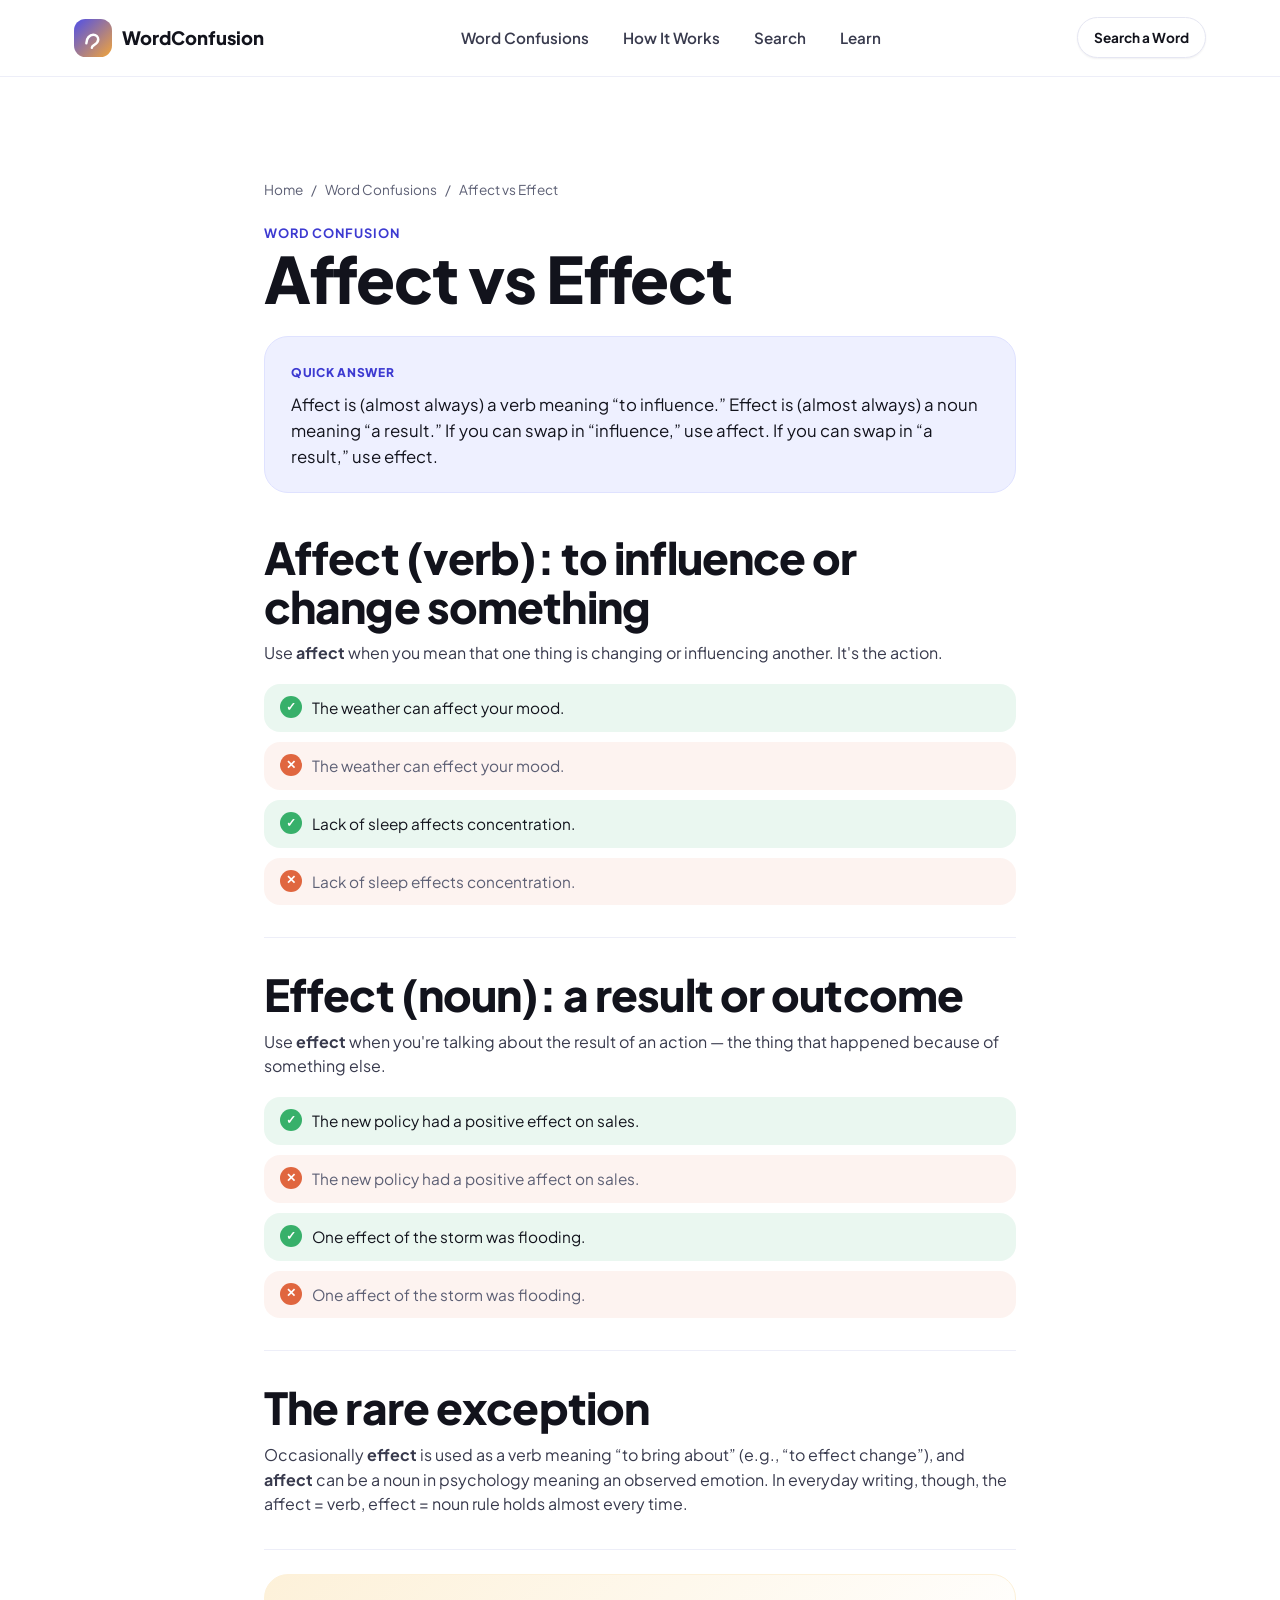
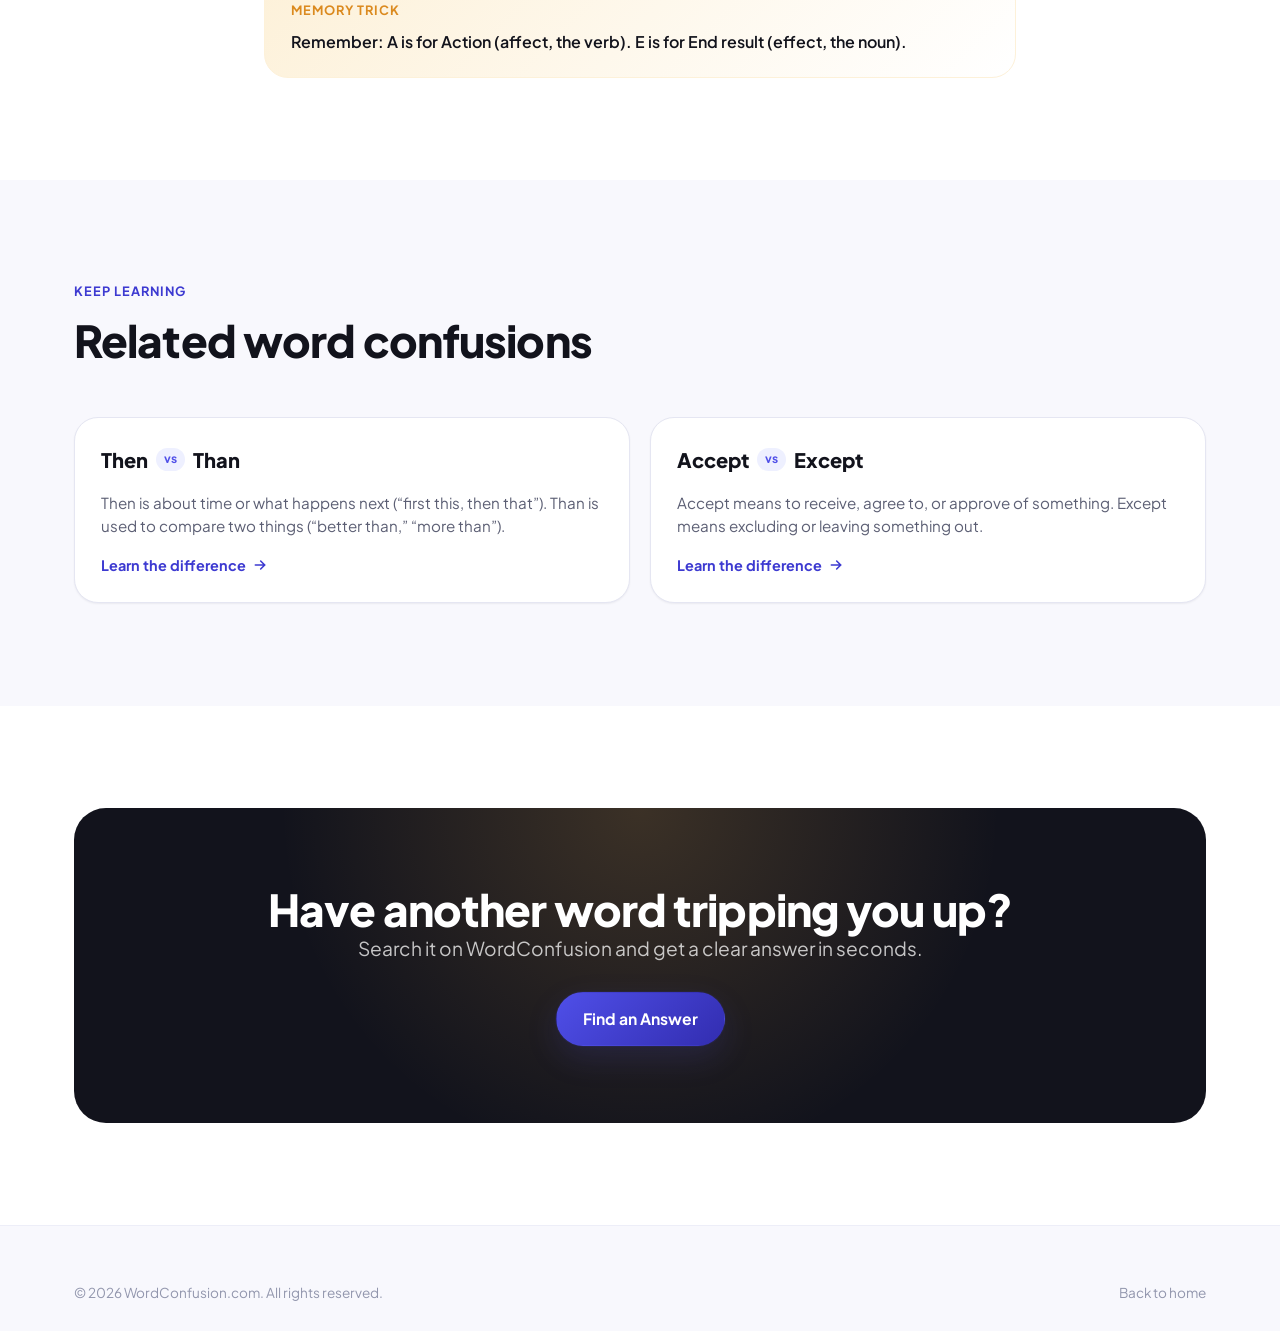
<file: confusions/affect-vs-effect.html>
<!doctype html>
<html lang="en">
<head>
<meta charset="UTF-8" />
<meta name="viewport" content="width=device-width, initial-scale=1" />
<title>Affect vs Effect — What's the Difference? | WordConfusion</title>
<meta name="description" content="Affect vs effect explained simply: affect is almost always a verb meaning to influence, while effect is almost always a noun meaning a result. Examples and a quick memory trick included." />
<link rel="canonical" href="https://wordconfusion.com/confusions/affect-vs-effect.html" />

<meta property="og:type" content="article" />
<meta property="og:url" content="https://wordconfusion.com/confusions/affect-vs-effect.html" />
<meta property="og:title" content="Affect vs Effect — What's the Difference?" />
<meta property="og:description" content="Affect vs effect explained simply: affect is almost always a verb meaning to influence, while effect is almost always a noun meaning a result. Examples and a quick memory trick included." />
<meta property="og:image" content="https://wordconfusion.com/assets/og-image.png" />
<meta property="og:site_name" content="WordConfusion" />

<meta name="twitter:card" content="summary_large_image" />
<meta name="twitter:title" content="Affect vs Effect — What's the Difference?" />
<meta name="twitter:description" content="Affect vs effect explained simply: affect is almost always a verb meaning to influence, while effect is almost always a noun meaning a result. Examples and a quick memory trick included." />
<meta name="twitter:image" content="https://wordconfusion.com/assets/og-image.png" />

<meta name="theme-color" content="#4f4fe8" />
<link rel="icon" href="../assets/favicon.svg" type="image/svg+xml" />
<link rel="manifest" href="../assets/site.webmanifest" />

<link rel="preconnect" href="https://fonts.googleapis.com" />
<link rel="preconnect" href="https://fonts.gstatic.com" crossorigin />
<link href="https://fonts.googleapis.com/css2?family=Plus+Jakarta+Sans:wght@500;600;700;800&display=swap" rel="stylesheet" />

<link rel="stylesheet" href="../css/base.css" />
<link rel="stylesheet" href="../css/components.css" />
<link rel="stylesheet" href="../css/detail.css" />

<script type="application/ld+json">{"@context":"https://schema.org","@type":"FAQPage","mainEntity":[{"@type":"Question","name":"What is the difference between Affect vs Effect?","acceptedAnswer":{"@type":"Answer","text":"Affect is (almost always) a verb meaning “to influence.” Effect is (almost always) a noun meaning “a result.” If you can swap in “influence,” use affect. If you can swap in “a result,” use effect."}}]}</script>
</head>
<body>
<a class="skip-link" href="#main">Skip to content</a>

<header class="site-header">
  <div class="container nav-bar">
    <a href="../index.html" class="brand" aria-label="WordConfusion home">
      <svg class="brand-mark" viewBox="0 0 40 40" fill="none" xmlns="http://www.w3.org/2000/svg" aria-hidden="true">
        <rect width="40" height="40" rx="12" fill="url(#brandGrad)" />
        <path d="M13 25.5c0-5.2 3.6-9 7.2-9 3.2 0 5.3 2.1 5.3 5 0 3.3-2.6 4.8-4.5 6-1.4.9-2.2 1.6-2.2 2.7" stroke="#fff" stroke-width="2.6" stroke-linecap="round" fill="none"/>
        <defs>
          <linearGradient id="brandGrad" x1="0" y1="0" x2="40" y2="40" gradientUnits="userSpaceOnUse">
            <stop stop-color="#4f4fe8"/>
            <stop offset="1" stop-color="#f2a53a"/>
          </linearGradient>
        </defs>
      </svg>
      WordConfusion
    </a>
    <nav class="nav-links" id="navLinks" aria-label="Primary">
      <a href="../index.html#confusions">Word Confusions</a>
      <a href="../index.html#how-it-works">How It Works</a>
      <a href="../index.html#search">Search</a>
      <a href="../index.html#learn">Learn</a>
    </nav>
    <div class="nav-actions">
      <a href="../index.html#search" class="btn btn-secondary btn-sm">Search a Word</a>
      <button class="nav-toggle" id="navToggle" aria-expanded="false" aria-controls="navLinks" aria-label="Toggle menu">
        <svg viewBox="0 0 24 24" fill="none" stroke="currentColor" stroke-width="2" stroke-linecap="round"><path d="M4 7h16M4 12h16M4 17h16"/></svg>
      </button>
    </div>
  </div>
</header>

<main id="main">
  <article class="section detail-page">
    <div class="container" style="max-width: 800px;">
      <nav class="breadcrumb" aria-label="Breadcrumb">
        <a href="../index.html">Home</a>
        <span>/</span>
        <a href="../index.html#confusions">Word Confusions</a>
        <span>/</span>
        <span>Affect vs Effect</span>
      </nav>

      <span class="eyebrow">Word confusion</span>
      <h1>Affect vs Effect</h1>

      <div class="quick-answer">
        <span class="quick-answer__label">Quick answer</span>
        <p>Affect is (almost always) a verb meaning “to influence.” Effect is (almost always) a noun meaning “a result.” If you can swap in “influence,” use affect. If you can swap in “a result,” use effect.</p>
      </div>

      
      <div class="detail-section">
        <h2>Affect (verb): to influence or change something</h2>
        <p>Use <strong>affect</strong> when you mean that one thing is changing or influencing another. It's the action.</p>
        
    <div class="example-pair">
      
        <div class="example-row example-good">
          <span class="example-mark" aria-hidden="true">&#10003;</span>
          <span>The weather can affect your mood.</span>
        </div>
        <div class="example-row example-bad">
          <span class="example-mark" aria-hidden="true">&#10005;</span>
          <span>The weather can effect your mood.</span>
        </div>
        <div class="example-row example-good">
          <span class="example-mark" aria-hidden="true">&#10003;</span>
          <span>Lack of sleep affects concentration.</span>
        </div>
        <div class="example-row example-bad">
          <span class="example-mark" aria-hidden="true">&#10005;</span>
          <span>Lack of sleep effects concentration.</span>
        </div>
    </div>
      </div>

      <div class="detail-section">
        <h2>Effect (noun): a result or outcome</h2>
        <p>Use <strong>effect</strong> when you're talking about the result of an action — the thing that happened because of something else.</p>
        
    <div class="example-pair">
      
        <div class="example-row example-good">
          <span class="example-mark" aria-hidden="true">&#10003;</span>
          <span>The new policy had a positive effect on sales.</span>
        </div>
        <div class="example-row example-bad">
          <span class="example-mark" aria-hidden="true">&#10005;</span>
          <span>The new policy had a positive affect on sales.</span>
        </div>
        <div class="example-row example-good">
          <span class="example-mark" aria-hidden="true">&#10003;</span>
          <span>One effect of the storm was flooding.</span>
        </div>
        <div class="example-row example-bad">
          <span class="example-mark" aria-hidden="true">&#10005;</span>
          <span>One affect of the storm was flooding.</span>
        </div>
    </div>
      </div>

      <div class="detail-section">
        <h2>The rare exception</h2>
        <p>Occasionally <strong>effect</strong> is used as a verb meaning “to bring about” (e.g., “to effect change”), and <strong>affect</strong> can be a noun in psychology meaning an observed emotion. In everyday writing, though, the affect = verb, effect = noun rule holds almost every time.</p>
        
      </div>

      <div class="memory-trick">
        <span class="eyebrow">Memory trick</span>
        <p>Remember: A is for Action (affect, the verb). E is for End result (effect, the noun).</p>
      </div>
    </div>
  </article>

  <section class="section section-alt">
    <div class="container">
      <div class="section-head">
        <span class="eyebrow">Keep learning</span>
        <h2>Related word confusions</h2>
      </div>
      <div class="word-grid word-grid-2col">
        
      <a class="word-card" href="then-vs-than.html">
        <div class="word-card__terms"><span>Then</span><span class="vs">vs</span><span>Than</span></div>
        <p class="word-card__hint">Then is about time or what happens next (“first this, then that”). Than is used to compare two things (“better than,” “more than”).</p>
        <span class="word-card__link">Learn the difference <svg viewBox="0 0 24 24" fill="none" stroke="currentColor" stroke-width="2.4" stroke-linecap="round"><path d="M5 12h14M13 6l6 6-6 6"/></svg></span>
      </a>

      <a class="word-card" href="accept-vs-except.html">
        <div class="word-card__terms"><span>Accept</span><span class="vs">vs</span><span>Except</span></div>
        <p class="word-card__hint">Accept means to receive, agree to, or approve of something. Except means excluding or leaving something out.</p>
        <span class="word-card__link">Learn the difference <svg viewBox="0 0 24 24" fill="none" stroke="currentColor" stroke-width="2.4" stroke-linecap="round"><path d="M5 12h14M13 6l6 6-6 6"/></svg></span>
      </a>
      </div>
    </div>
  </section>

  <section class="section">
    <div class="container">
      <div class="final-cta reveal">
        <h2>Have another word tripping you up?</h2>
        <p class="lede">Search it on WordConfusion and get a clear answer in seconds.</p>
        <div class="cta-row">
          <a href="../index.html#search" class="btn btn-primary">Find an Answer</a>
        </div>
      </div>
    </div>
  </section>
</main>

<footer class="site-footer">
  <div class="container">
    <div class="footer-bottom" style="margin-top:0;border-top:none;padding-top:0;">
      <span>&copy; <span id="year"></span> WordConfusion.com. All rights reserved.</span>
      <a href="../index.html">Back to home</a>
    </div>
  </div>
</footer>

<script type="module" src="../js/main.js"></script>
</body>
</html>
</file>
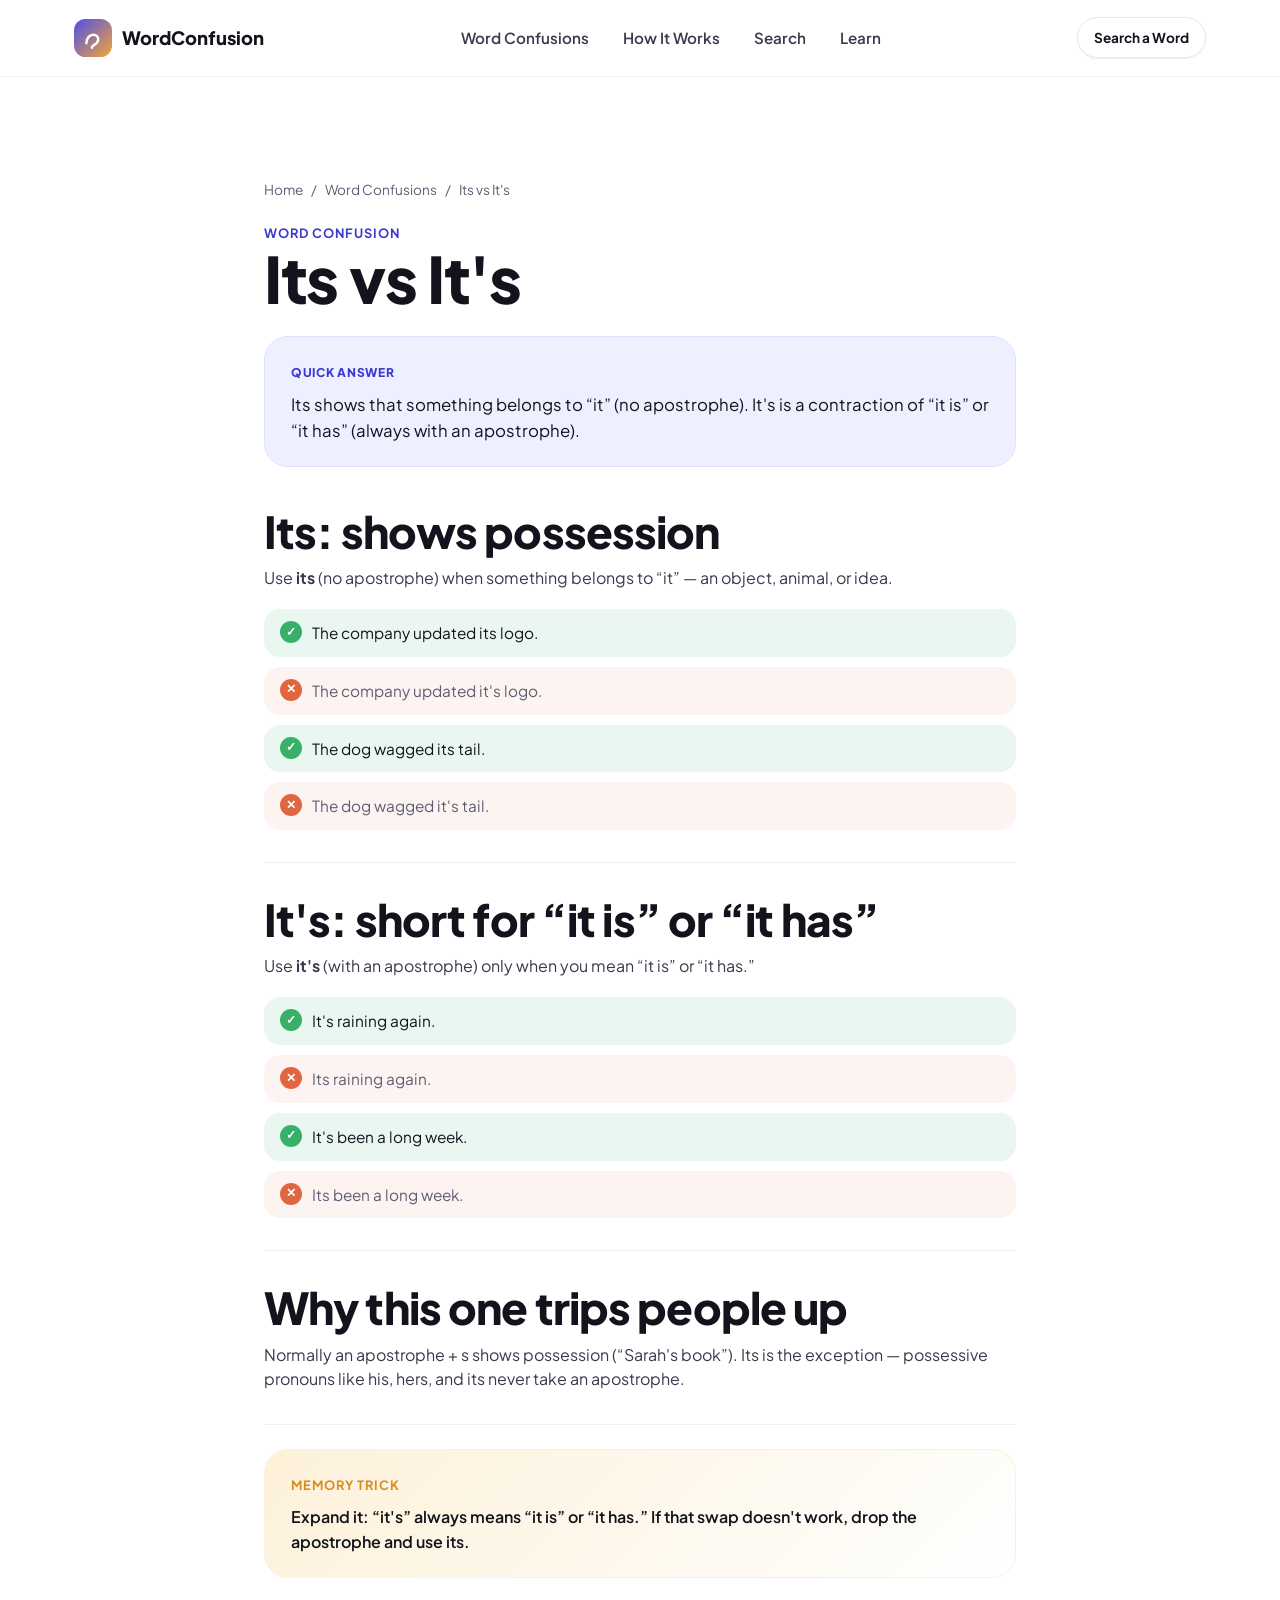
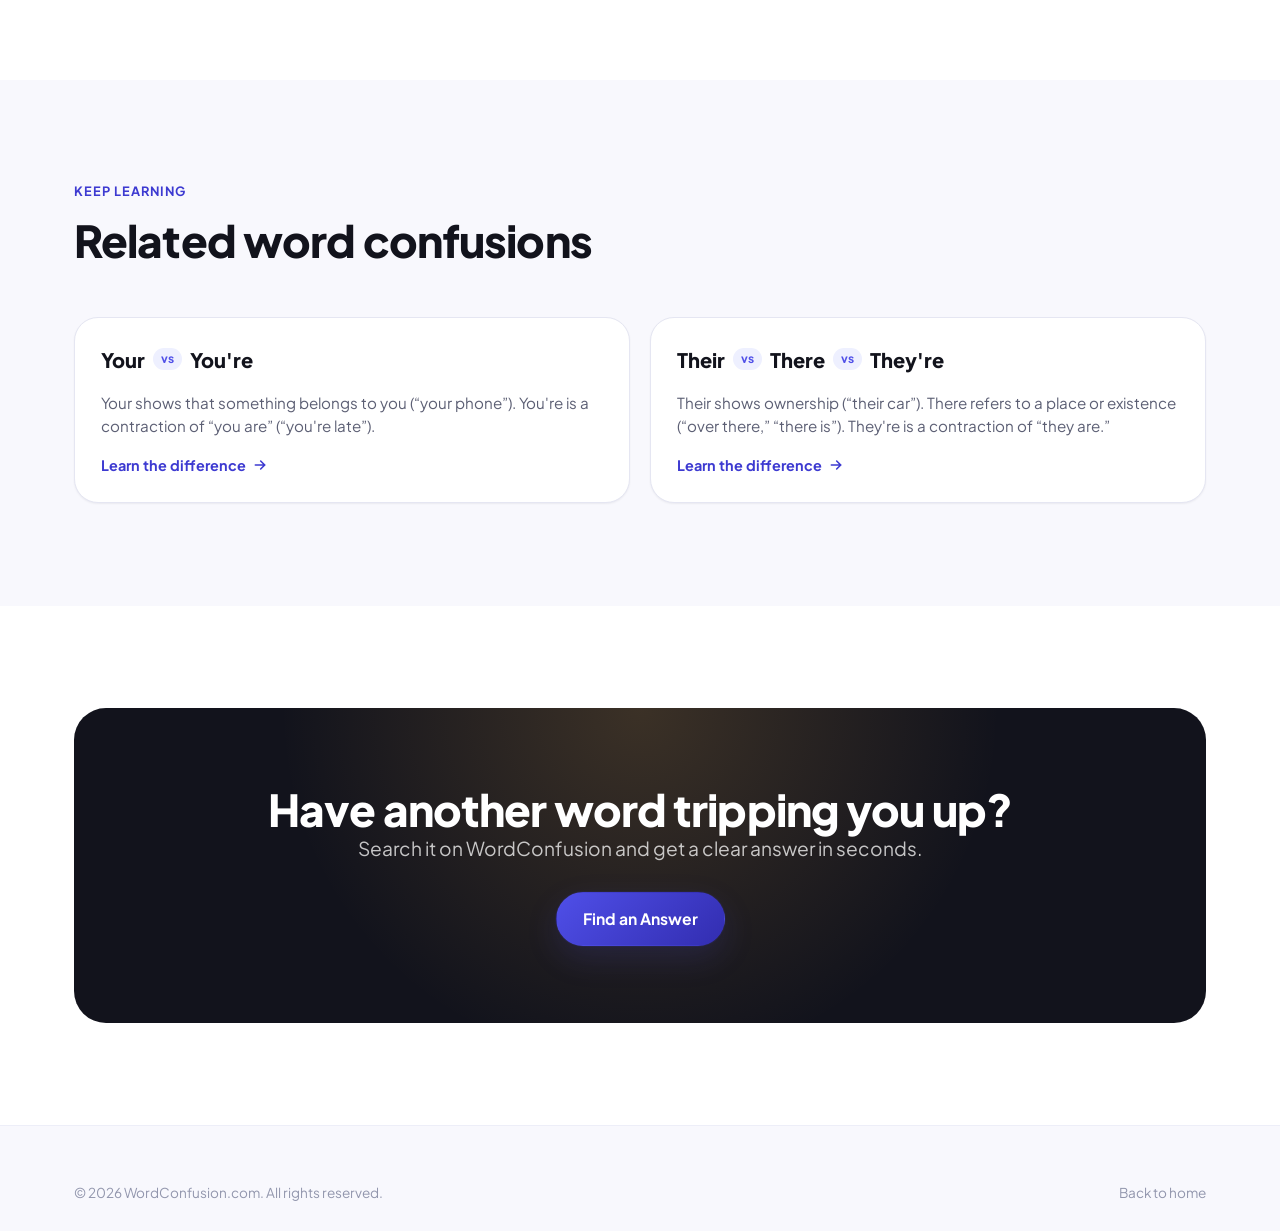
<file: confusions/its-vs-its.html>
<!doctype html>
<html lang="en">
<head>
<meta charset="UTF-8" />
<meta name="viewport" content="width=device-width, initial-scale=1" />
<title>Its vs It's — What's the Difference? | WordConfusion</title>
<meta name="description" content="Its vs it's, the shortest rule in English grammar: its shows possession, it's is short for “it is” or “it has.” See examples of each." />
<link rel="canonical" href="https://wordconfusion.com/confusions/its-vs-its.html" />

<meta property="og:type" content="article" />
<meta property="og:url" content="https://wordconfusion.com/confusions/its-vs-its.html" />
<meta property="og:title" content="Its vs It's — What's the Difference?" />
<meta property="og:description" content="Its vs it's, the shortest rule in English grammar: its shows possession, it's is short for “it is” or “it has.” See examples of each." />
<meta property="og:image" content="https://wordconfusion.com/assets/og-image.png" />
<meta property="og:site_name" content="WordConfusion" />

<meta name="twitter:card" content="summary_large_image" />
<meta name="twitter:title" content="Its vs It's — What's the Difference?" />
<meta name="twitter:description" content="Its vs it's, the shortest rule in English grammar: its shows possession, it's is short for “it is” or “it has.” See examples of each." />
<meta name="twitter:image" content="https://wordconfusion.com/assets/og-image.png" />

<meta name="theme-color" content="#4f4fe8" />
<link rel="icon" href="../assets/favicon.svg" type="image/svg+xml" />
<link rel="manifest" href="../assets/site.webmanifest" />

<link rel="preconnect" href="https://fonts.googleapis.com" />
<link rel="preconnect" href="https://fonts.gstatic.com" crossorigin />
<link href="https://fonts.googleapis.com/css2?family=Plus+Jakarta+Sans:wght@500;600;700;800&display=swap" rel="stylesheet" />

<link rel="stylesheet" href="../css/base.css" />
<link rel="stylesheet" href="../css/components.css" />
<link rel="stylesheet" href="../css/detail.css" />

<script type="application/ld+json">{"@context":"https://schema.org","@type":"FAQPage","mainEntity":[{"@type":"Question","name":"What is the difference between Its vs It's?","acceptedAnswer":{"@type":"Answer","text":"Its shows that something belongs to “it” (no apostrophe). It's is a contraction of “it is” or “it has” (always with an apostrophe)."}}]}</script>
</head>
<body>
<a class="skip-link" href="#main">Skip to content</a>

<header class="site-header">
  <div class="container nav-bar">
    <a href="../index.html" class="brand" aria-label="WordConfusion home">
      <svg class="brand-mark" viewBox="0 0 40 40" fill="none" xmlns="http://www.w3.org/2000/svg" aria-hidden="true">
        <rect width="40" height="40" rx="12" fill="url(#brandGrad)" />
        <path d="M13 25.5c0-5.2 3.6-9 7.2-9 3.2 0 5.3 2.1 5.3 5 0 3.3-2.6 4.8-4.5 6-1.4.9-2.2 1.6-2.2 2.7" stroke="#fff" stroke-width="2.6" stroke-linecap="round" fill="none"/>
        <defs>
          <linearGradient id="brandGrad" x1="0" y1="0" x2="40" y2="40" gradientUnits="userSpaceOnUse">
            <stop stop-color="#4f4fe8"/>
            <stop offset="1" stop-color="#f2a53a"/>
          </linearGradient>
        </defs>
      </svg>
      WordConfusion
    </a>
    <nav class="nav-links" id="navLinks" aria-label="Primary">
      <a href="../index.html#confusions">Word Confusions</a>
      <a href="../index.html#how-it-works">How It Works</a>
      <a href="../index.html#search">Search</a>
      <a href="../index.html#learn">Learn</a>
    </nav>
    <div class="nav-actions">
      <a href="../index.html#search" class="btn btn-secondary btn-sm">Search a Word</a>
      <button class="nav-toggle" id="navToggle" aria-expanded="false" aria-controls="navLinks" aria-label="Toggle menu">
        <svg viewBox="0 0 24 24" fill="none" stroke="currentColor" stroke-width="2" stroke-linecap="round"><path d="M4 7h16M4 12h16M4 17h16"/></svg>
      </button>
    </div>
  </div>
</header>

<main id="main">
  <article class="section detail-page">
    <div class="container" style="max-width: 800px;">
      <nav class="breadcrumb" aria-label="Breadcrumb">
        <a href="../index.html">Home</a>
        <span>/</span>
        <a href="../index.html#confusions">Word Confusions</a>
        <span>/</span>
        <span>Its vs It's</span>
      </nav>

      <span class="eyebrow">Word confusion</span>
      <h1>Its vs It's</h1>

      <div class="quick-answer">
        <span class="quick-answer__label">Quick answer</span>
        <p>Its shows that something belongs to “it” (no apostrophe). It's is a contraction of “it is” or “it has” (always with an apostrophe).</p>
      </div>

      
      <div class="detail-section">
        <h2>Its: shows possession</h2>
        <p>Use <strong>its</strong> (no apostrophe) when something belongs to “it” — an object, animal, or idea.</p>
        
    <div class="example-pair">
      
        <div class="example-row example-good">
          <span class="example-mark" aria-hidden="true">&#10003;</span>
          <span>The company updated its logo.</span>
        </div>
        <div class="example-row example-bad">
          <span class="example-mark" aria-hidden="true">&#10005;</span>
          <span>The company updated it's logo.</span>
        </div>
        <div class="example-row example-good">
          <span class="example-mark" aria-hidden="true">&#10003;</span>
          <span>The dog wagged its tail.</span>
        </div>
        <div class="example-row example-bad">
          <span class="example-mark" aria-hidden="true">&#10005;</span>
          <span>The dog wagged it's tail.</span>
        </div>
    </div>
      </div>

      <div class="detail-section">
        <h2>It's: short for “it is” or “it has”</h2>
        <p>Use <strong>it's</strong> (with an apostrophe) only when you mean “it is” or “it has.”</p>
        
    <div class="example-pair">
      
        <div class="example-row example-good">
          <span class="example-mark" aria-hidden="true">&#10003;</span>
          <span>It's raining again.</span>
        </div>
        <div class="example-row example-bad">
          <span class="example-mark" aria-hidden="true">&#10005;</span>
          <span>Its raining again.</span>
        </div>
        <div class="example-row example-good">
          <span class="example-mark" aria-hidden="true">&#10003;</span>
          <span>It's been a long week.</span>
        </div>
        <div class="example-row example-bad">
          <span class="example-mark" aria-hidden="true">&#10005;</span>
          <span>Its been a long week.</span>
        </div>
    </div>
      </div>

      <div class="detail-section">
        <h2>Why this one trips people up</h2>
        <p>Normally an apostrophe + s shows possession (“Sarah's book”). Its is the exception — possessive pronouns like his, hers, and its never take an apostrophe.</p>
        
      </div>

      <div class="memory-trick">
        <span class="eyebrow">Memory trick</span>
        <p>Expand it: “it's” always means “it is” or “it has.” If that swap doesn't work, drop the apostrophe and use its.</p>
      </div>
    </div>
  </article>

  <section class="section section-alt">
    <div class="container">
      <div class="section-head">
        <span class="eyebrow">Keep learning</span>
        <h2>Related word confusions</h2>
      </div>
      <div class="word-grid word-grid-2col">
        
      <a class="word-card" href="your-vs-youre.html">
        <div class="word-card__terms"><span>Your</span><span class="vs">vs</span><span>You're</span></div>
        <p class="word-card__hint">Your shows that something belongs to you (“your phone”). You're is a contraction of “you are” (“you're late”).</p>
        <span class="word-card__link">Learn the difference <svg viewBox="0 0 24 24" fill="none" stroke="currentColor" stroke-width="2.4" stroke-linecap="round"><path d="M5 12h14M13 6l6 6-6 6"/></svg></span>
      </a>

      <a class="word-card" href="their-there-theyre.html">
        <div class="word-card__terms"><span>Their</span><span class="vs">vs</span><span>There</span><span class="vs">vs</span><span>They're</span></div>
        <p class="word-card__hint">Their shows ownership (“their car”). There refers to a place or existence (“over there,” “there is”). They're is a contraction of “they are.”</p>
        <span class="word-card__link">Learn the difference <svg viewBox="0 0 24 24" fill="none" stroke="currentColor" stroke-width="2.4" stroke-linecap="round"><path d="M5 12h14M13 6l6 6-6 6"/></svg></span>
      </a>
      </div>
    </div>
  </section>

  <section class="section">
    <div class="container">
      <div class="final-cta reveal">
        <h2>Have another word tripping you up?</h2>
        <p class="lede">Search it on WordConfusion and get a clear answer in seconds.</p>
        <div class="cta-row">
          <a href="../index.html#search" class="btn btn-primary">Find an Answer</a>
        </div>
      </div>
    </div>
  </section>
</main>

<footer class="site-footer">
  <div class="container">
    <div class="footer-bottom" style="margin-top:0;border-top:none;padding-top:0;">
      <span>&copy; <span id="year"></span> WordConfusion.com. All rights reserved.</span>
      <a href="../index.html">Back to home</a>
    </div>
  </div>
</footer>

<script type="module" src="../js/main.js"></script>
</body>
</html>
</file>
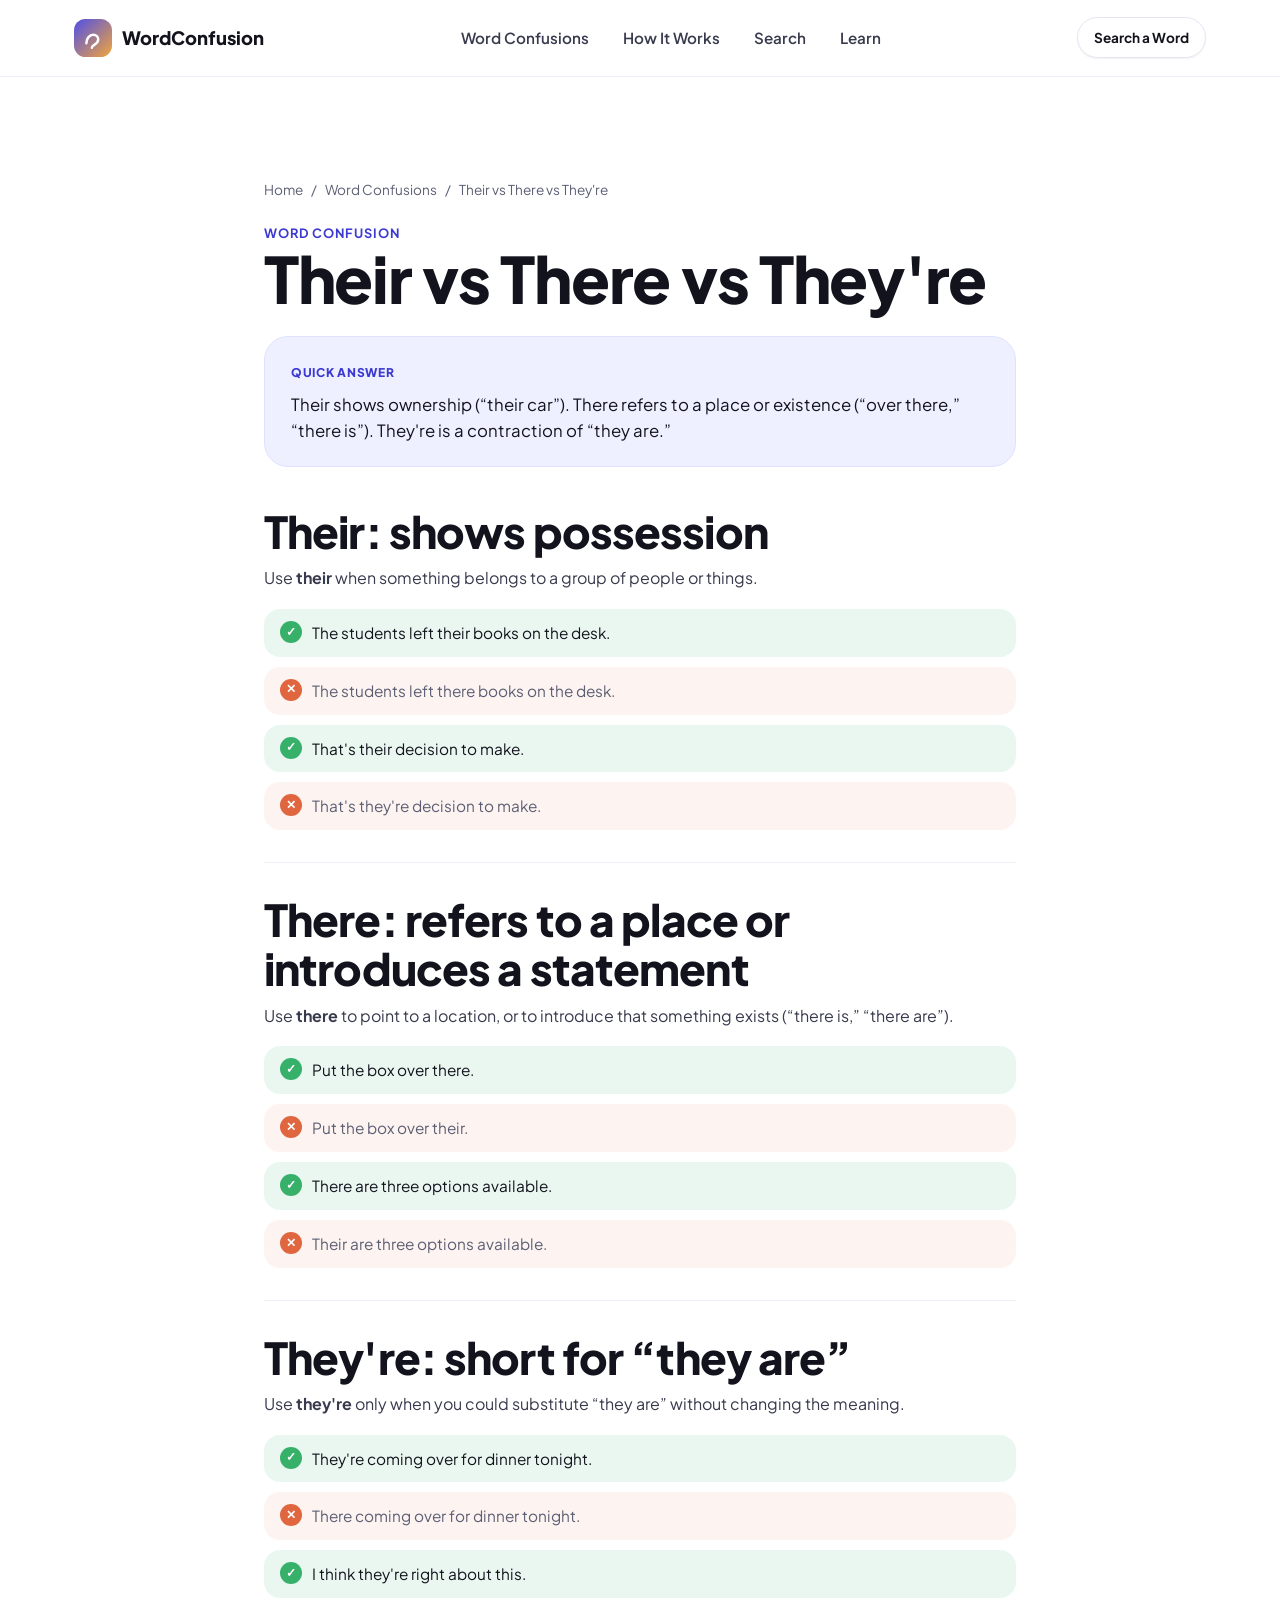
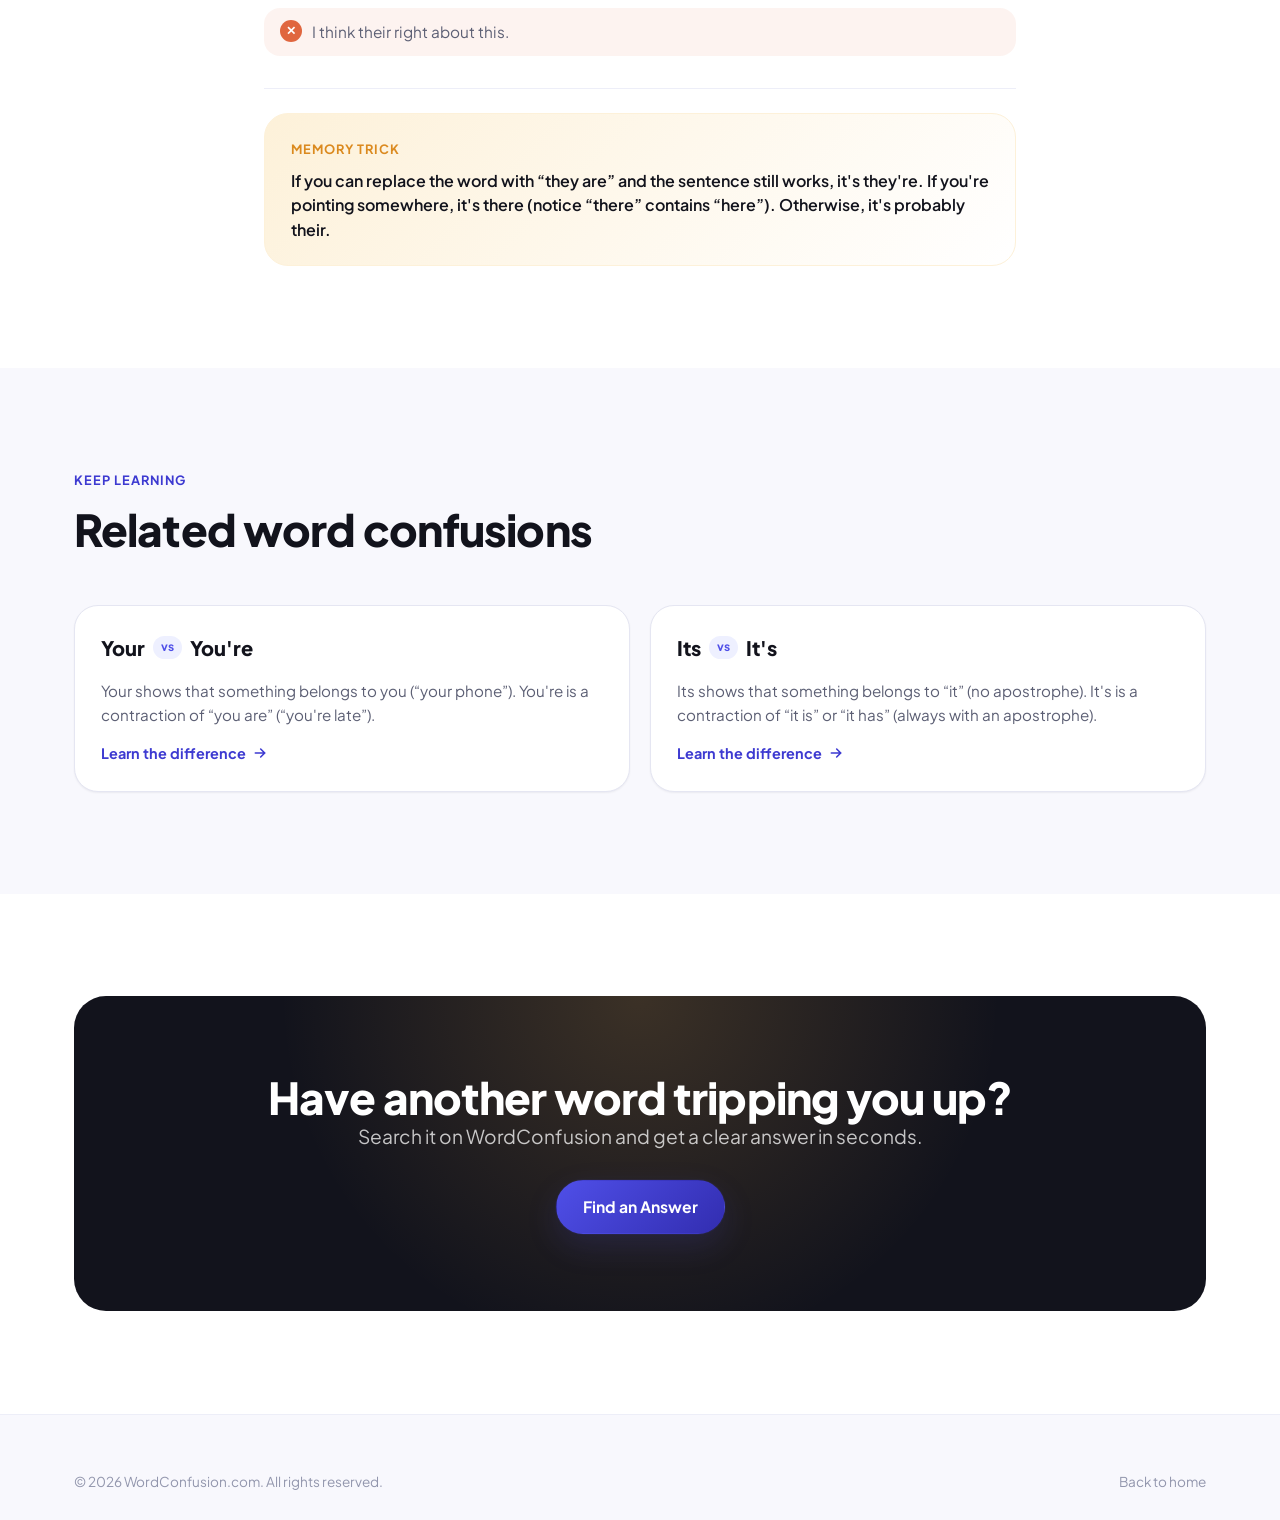
<file: confusions/their-there-theyre.html>
<!doctype html>
<html lang="en">
<head>
<meta charset="UTF-8" />
<meta name="viewport" content="width=device-width, initial-scale=1" />
<title>Their vs There vs They're — What's the Difference? | WordConfusion</title>
<meta name="description" content="Their, there, and they're explained clearly: their shows possession, there refers to a place, and they're is short for “they are.” Simple rules and examples for each." />
<link rel="canonical" href="https://wordconfusion.com/confusions/their-there-theyre.html" />

<meta property="og:type" content="article" />
<meta property="og:url" content="https://wordconfusion.com/confusions/their-there-theyre.html" />
<meta property="og:title" content="Their vs There vs They're — What's the Difference?" />
<meta property="og:description" content="Their, there, and they're explained clearly: their shows possession, there refers to a place, and they're is short for “they are.” Simple rules and examples for each." />
<meta property="og:image" content="https://wordconfusion.com/assets/og-image.png" />
<meta property="og:site_name" content="WordConfusion" />

<meta name="twitter:card" content="summary_large_image" />
<meta name="twitter:title" content="Their vs There vs They're — What's the Difference?" />
<meta name="twitter:description" content="Their, there, and they're explained clearly: their shows possession, there refers to a place, and they're is short for “they are.” Simple rules and examples for each." />
<meta name="twitter:image" content="https://wordconfusion.com/assets/og-image.png" />

<meta name="theme-color" content="#4f4fe8" />
<link rel="icon" href="../assets/favicon.svg" type="image/svg+xml" />
<link rel="manifest" href="../assets/site.webmanifest" />

<link rel="preconnect" href="https://fonts.googleapis.com" />
<link rel="preconnect" href="https://fonts.gstatic.com" crossorigin />
<link href="https://fonts.googleapis.com/css2?family=Plus+Jakarta+Sans:wght@500;600;700;800&display=swap" rel="stylesheet" />

<link rel="stylesheet" href="../css/base.css" />
<link rel="stylesheet" href="../css/components.css" />
<link rel="stylesheet" href="../css/detail.css" />

<script type="application/ld+json">{"@context":"https://schema.org","@type":"FAQPage","mainEntity":[{"@type":"Question","name":"What is the difference between Their vs There vs They're?","acceptedAnswer":{"@type":"Answer","text":"Their shows ownership (“their car”). There refers to a place or existence (“over there,” “there is”). They're is a contraction of “they are.”"}}]}</script>
</head>
<body>
<a class="skip-link" href="#main">Skip to content</a>

<header class="site-header">
  <div class="container nav-bar">
    <a href="../index.html" class="brand" aria-label="WordConfusion home">
      <svg class="brand-mark" viewBox="0 0 40 40" fill="none" xmlns="http://www.w3.org/2000/svg" aria-hidden="true">
        <rect width="40" height="40" rx="12" fill="url(#brandGrad)" />
        <path d="M13 25.5c0-5.2 3.6-9 7.2-9 3.2 0 5.3 2.1 5.3 5 0 3.3-2.6 4.8-4.5 6-1.4.9-2.2 1.6-2.2 2.7" stroke="#fff" stroke-width="2.6" stroke-linecap="round" fill="none"/>
        <defs>
          <linearGradient id="brandGrad" x1="0" y1="0" x2="40" y2="40" gradientUnits="userSpaceOnUse">
            <stop stop-color="#4f4fe8"/>
            <stop offset="1" stop-color="#f2a53a"/>
          </linearGradient>
        </defs>
      </svg>
      WordConfusion
    </a>
    <nav class="nav-links" id="navLinks" aria-label="Primary">
      <a href="../index.html#confusions">Word Confusions</a>
      <a href="../index.html#how-it-works">How It Works</a>
      <a href="../index.html#search">Search</a>
      <a href="../index.html#learn">Learn</a>
    </nav>
    <div class="nav-actions">
      <a href="../index.html#search" class="btn btn-secondary btn-sm">Search a Word</a>
      <button class="nav-toggle" id="navToggle" aria-expanded="false" aria-controls="navLinks" aria-label="Toggle menu">
        <svg viewBox="0 0 24 24" fill="none" stroke="currentColor" stroke-width="2" stroke-linecap="round"><path d="M4 7h16M4 12h16M4 17h16"/></svg>
      </button>
    </div>
  </div>
</header>

<main id="main">
  <article class="section detail-page">
    <div class="container" style="max-width: 800px;">
      <nav class="breadcrumb" aria-label="Breadcrumb">
        <a href="../index.html">Home</a>
        <span>/</span>
        <a href="../index.html#confusions">Word Confusions</a>
        <span>/</span>
        <span>Their vs There vs They're</span>
      </nav>

      <span class="eyebrow">Word confusion</span>
      <h1>Their vs There vs They're</h1>

      <div class="quick-answer">
        <span class="quick-answer__label">Quick answer</span>
        <p>Their shows ownership (“their car”). There refers to a place or existence (“over there,” “there is”). They're is a contraction of “they are.”</p>
      </div>

      
      <div class="detail-section">
        <h2>Their: shows possession</h2>
        <p>Use <strong>their</strong> when something belongs to a group of people or things.</p>
        
    <div class="example-pair">
      
        <div class="example-row example-good">
          <span class="example-mark" aria-hidden="true">&#10003;</span>
          <span>The students left their books on the desk.</span>
        </div>
        <div class="example-row example-bad">
          <span class="example-mark" aria-hidden="true">&#10005;</span>
          <span>The students left there books on the desk.</span>
        </div>
        <div class="example-row example-good">
          <span class="example-mark" aria-hidden="true">&#10003;</span>
          <span>That's their decision to make.</span>
        </div>
        <div class="example-row example-bad">
          <span class="example-mark" aria-hidden="true">&#10005;</span>
          <span>That's they're decision to make.</span>
        </div>
    </div>
      </div>

      <div class="detail-section">
        <h2>There: refers to a place or introduces a statement</h2>
        <p>Use <strong>there</strong> to point to a location, or to introduce that something exists (“there is,” “there are”).</p>
        
    <div class="example-pair">
      
        <div class="example-row example-good">
          <span class="example-mark" aria-hidden="true">&#10003;</span>
          <span>Put the box over there.</span>
        </div>
        <div class="example-row example-bad">
          <span class="example-mark" aria-hidden="true">&#10005;</span>
          <span>Put the box over their.</span>
        </div>
        <div class="example-row example-good">
          <span class="example-mark" aria-hidden="true">&#10003;</span>
          <span>There are three options available.</span>
        </div>
        <div class="example-row example-bad">
          <span class="example-mark" aria-hidden="true">&#10005;</span>
          <span>Their are three options available.</span>
        </div>
    </div>
      </div>

      <div class="detail-section">
        <h2>They're: short for “they are”</h2>
        <p>Use <strong>they're</strong> only when you could substitute “they are” without changing the meaning.</p>
        
    <div class="example-pair">
      
        <div class="example-row example-good">
          <span class="example-mark" aria-hidden="true">&#10003;</span>
          <span>They're coming over for dinner tonight.</span>
        </div>
        <div class="example-row example-bad">
          <span class="example-mark" aria-hidden="true">&#10005;</span>
          <span>There coming over for dinner tonight.</span>
        </div>
        <div class="example-row example-good">
          <span class="example-mark" aria-hidden="true">&#10003;</span>
          <span>I think they're right about this.</span>
        </div>
        <div class="example-row example-bad">
          <span class="example-mark" aria-hidden="true">&#10005;</span>
          <span>I think their right about this.</span>
        </div>
    </div>
      </div>

      <div class="memory-trick">
        <span class="eyebrow">Memory trick</span>
        <p>If you can replace the word with “they are” and the sentence still works, it's they're. If you're pointing somewhere, it's there (notice “there” contains “here”). Otherwise, it's probably their.</p>
      </div>
    </div>
  </article>

  <section class="section section-alt">
    <div class="container">
      <div class="section-head">
        <span class="eyebrow">Keep learning</span>
        <h2>Related word confusions</h2>
      </div>
      <div class="word-grid word-grid-2col">
        
      <a class="word-card" href="your-vs-youre.html">
        <div class="word-card__terms"><span>Your</span><span class="vs">vs</span><span>You're</span></div>
        <p class="word-card__hint">Your shows that something belongs to you (“your phone”). You're is a contraction of “you are” (“you're late”).</p>
        <span class="word-card__link">Learn the difference <svg viewBox="0 0 24 24" fill="none" stroke="currentColor" stroke-width="2.4" stroke-linecap="round"><path d="M5 12h14M13 6l6 6-6 6"/></svg></span>
      </a>

      <a class="word-card" href="its-vs-its.html">
        <div class="word-card__terms"><span>Its</span><span class="vs">vs</span><span>It's</span></div>
        <p class="word-card__hint">Its shows that something belongs to “it” (no apostrophe). It's is a contraction of “it is” or “it has” (always with an apostrophe).</p>
        <span class="word-card__link">Learn the difference <svg viewBox="0 0 24 24" fill="none" stroke="currentColor" stroke-width="2.4" stroke-linecap="round"><path d="M5 12h14M13 6l6 6-6 6"/></svg></span>
      </a>
      </div>
    </div>
  </section>

  <section class="section">
    <div class="container">
      <div class="final-cta reveal">
        <h2>Have another word tripping you up?</h2>
        <p class="lede">Search it on WordConfusion and get a clear answer in seconds.</p>
        <div class="cta-row">
          <a href="../index.html#search" class="btn btn-primary">Find an Answer</a>
        </div>
      </div>
    </div>
  </section>
</main>

<footer class="site-footer">
  <div class="container">
    <div class="footer-bottom" style="margin-top:0;border-top:none;padding-top:0;">
      <span>&copy; <span id="year"></span> WordConfusion.com. All rights reserved.</span>
      <a href="../index.html">Back to home</a>
    </div>
  </div>
</footer>

<script type="module" src="../js/main.js"></script>
</body>
</html>
</file>
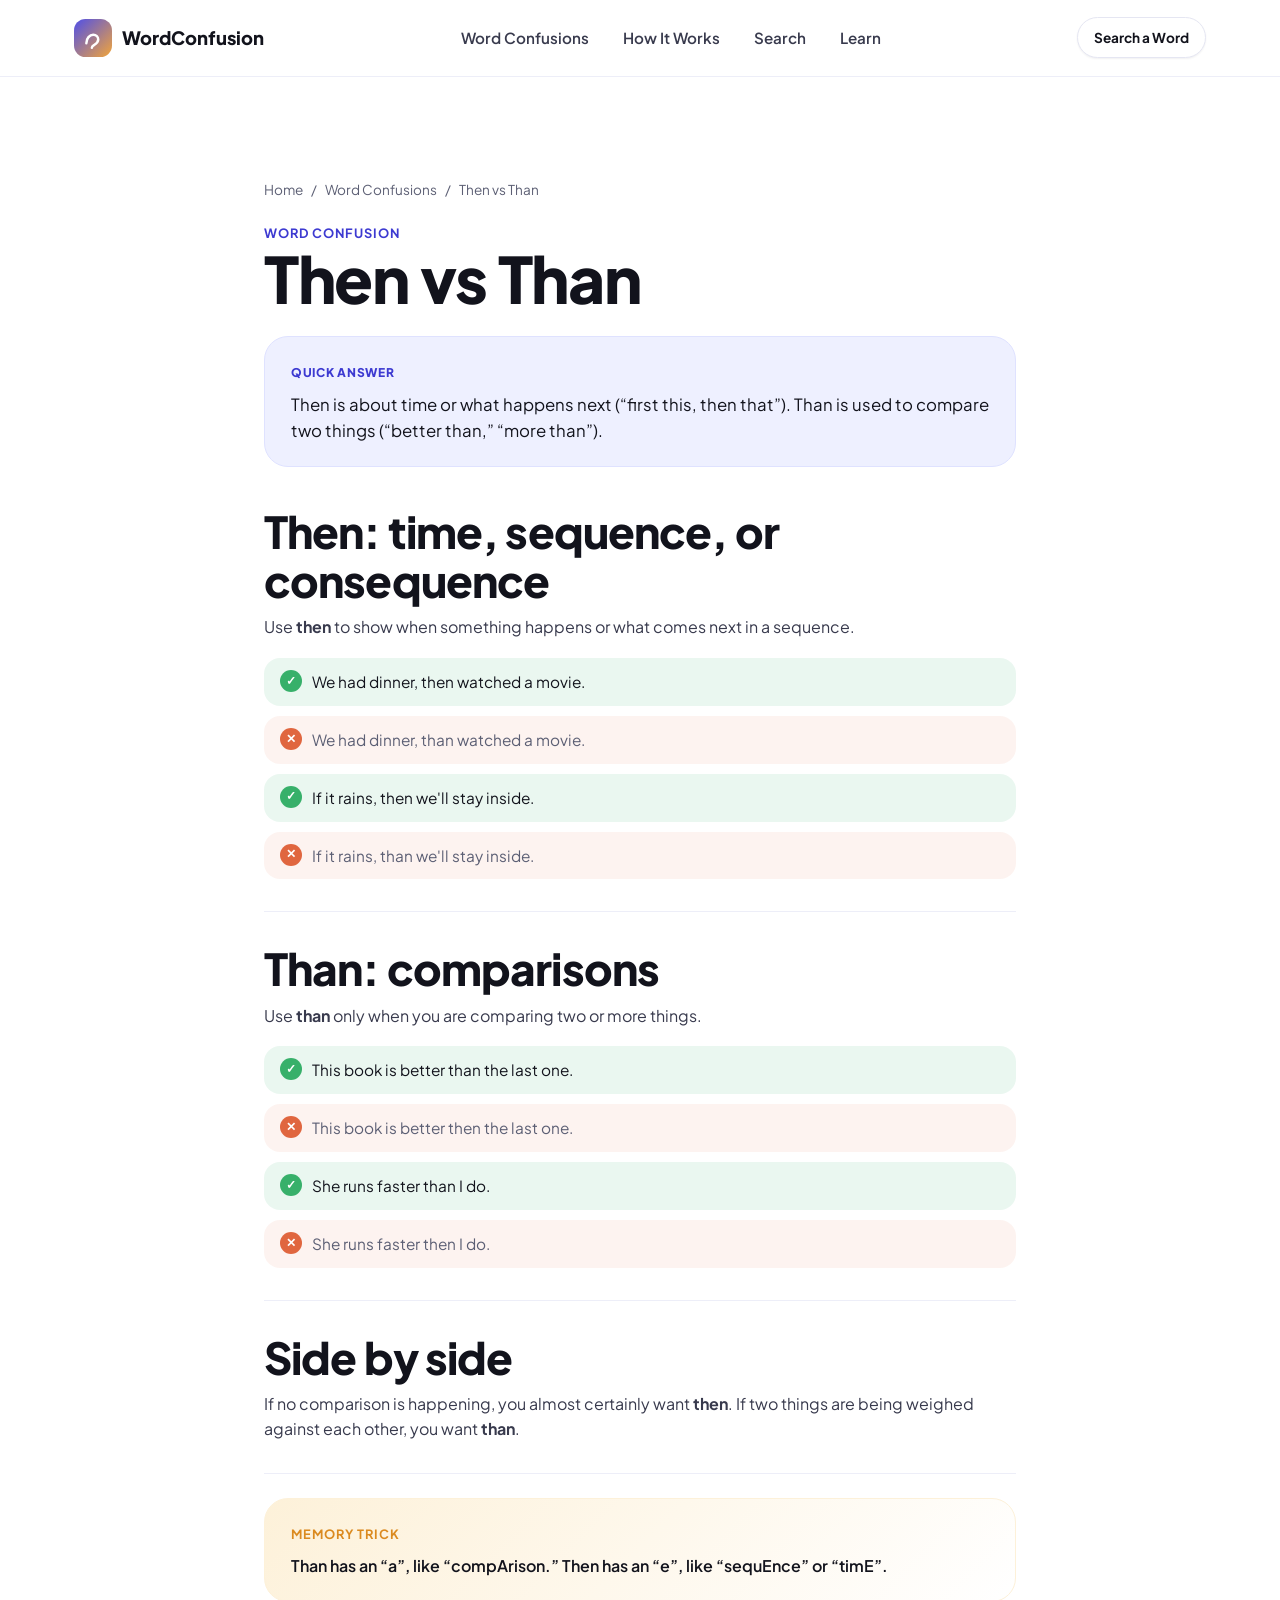
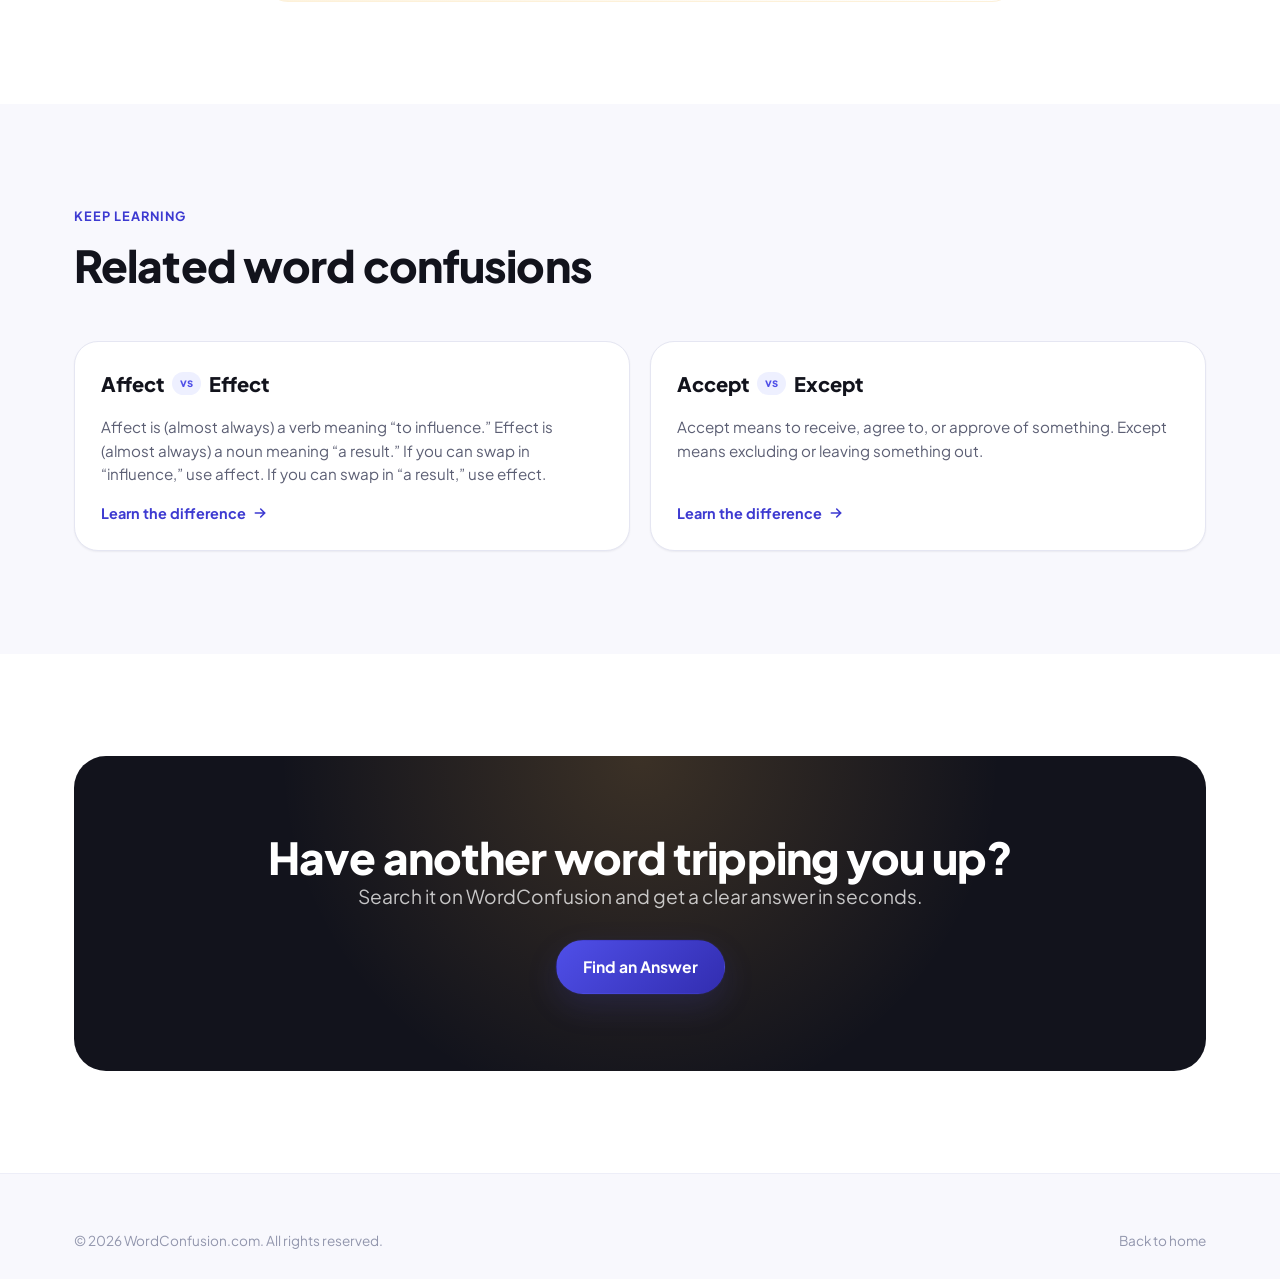
<file: confusions/then-vs-than.html>
<!doctype html>
<html lang="en">
<head>
<meta charset="UTF-8" />
<meta name="viewport" content="width=device-width, initial-scale=1" />
<title>Then vs Than — What's the Difference? | WordConfusion</title>
<meta name="description" content="Then vs than explained: then relates to time and sequence, than is used for comparisons. Clear examples and a memory trick to keep them straight." />
<link rel="canonical" href="https://wordconfusion.com/confusions/then-vs-than.html" />

<meta property="og:type" content="article" />
<meta property="og:url" content="https://wordconfusion.com/confusions/then-vs-than.html" />
<meta property="og:title" content="Then vs Than — What's the Difference?" />
<meta property="og:description" content="Then vs than explained: then relates to time and sequence, than is used for comparisons. Clear examples and a memory trick to keep them straight." />
<meta property="og:image" content="https://wordconfusion.com/assets/og-image.png" />
<meta property="og:site_name" content="WordConfusion" />

<meta name="twitter:card" content="summary_large_image" />
<meta name="twitter:title" content="Then vs Than — What's the Difference?" />
<meta name="twitter:description" content="Then vs than explained: then relates to time and sequence, than is used for comparisons. Clear examples and a memory trick to keep them straight." />
<meta name="twitter:image" content="https://wordconfusion.com/assets/og-image.png" />

<meta name="theme-color" content="#4f4fe8" />
<link rel="icon" href="../assets/favicon.svg" type="image/svg+xml" />
<link rel="manifest" href="../assets/site.webmanifest" />

<link rel="preconnect" href="https://fonts.googleapis.com" />
<link rel="preconnect" href="https://fonts.gstatic.com" crossorigin />
<link href="https://fonts.googleapis.com/css2?family=Plus+Jakarta+Sans:wght@500;600;700;800&display=swap" rel="stylesheet" />

<link rel="stylesheet" href="../css/base.css" />
<link rel="stylesheet" href="../css/components.css" />
<link rel="stylesheet" href="../css/detail.css" />

<script type="application/ld+json">{"@context":"https://schema.org","@type":"FAQPage","mainEntity":[{"@type":"Question","name":"What is the difference between Then vs Than?","acceptedAnswer":{"@type":"Answer","text":"Then is about time or what happens next (“first this, then that”). Than is used to compare two things (“better than,” “more than”)."}}]}</script>
</head>
<body>
<a class="skip-link" href="#main">Skip to content</a>

<header class="site-header">
  <div class="container nav-bar">
    <a href="../index.html" class="brand" aria-label="WordConfusion home">
      <svg class="brand-mark" viewBox="0 0 40 40" fill="none" xmlns="http://www.w3.org/2000/svg" aria-hidden="true">
        <rect width="40" height="40" rx="12" fill="url(#brandGrad)" />
        <path d="M13 25.5c0-5.2 3.6-9 7.2-9 3.2 0 5.3 2.1 5.3 5 0 3.3-2.6 4.8-4.5 6-1.4.9-2.2 1.6-2.2 2.7" stroke="#fff" stroke-width="2.6" stroke-linecap="round" fill="none"/>
        <defs>
          <linearGradient id="brandGrad" x1="0" y1="0" x2="40" y2="40" gradientUnits="userSpaceOnUse">
            <stop stop-color="#4f4fe8"/>
            <stop offset="1" stop-color="#f2a53a"/>
          </linearGradient>
        </defs>
      </svg>
      WordConfusion
    </a>
    <nav class="nav-links" id="navLinks" aria-label="Primary">
      <a href="../index.html#confusions">Word Confusions</a>
      <a href="../index.html#how-it-works">How It Works</a>
      <a href="../index.html#search">Search</a>
      <a href="../index.html#learn">Learn</a>
    </nav>
    <div class="nav-actions">
      <a href="../index.html#search" class="btn btn-secondary btn-sm">Search a Word</a>
      <button class="nav-toggle" id="navToggle" aria-expanded="false" aria-controls="navLinks" aria-label="Toggle menu">
        <svg viewBox="0 0 24 24" fill="none" stroke="currentColor" stroke-width="2" stroke-linecap="round"><path d="M4 7h16M4 12h16M4 17h16"/></svg>
      </button>
    </div>
  </div>
</header>

<main id="main">
  <article class="section detail-page">
    <div class="container" style="max-width: 800px;">
      <nav class="breadcrumb" aria-label="Breadcrumb">
        <a href="../index.html">Home</a>
        <span>/</span>
        <a href="../index.html#confusions">Word Confusions</a>
        <span>/</span>
        <span>Then vs Than</span>
      </nav>

      <span class="eyebrow">Word confusion</span>
      <h1>Then vs Than</h1>

      <div class="quick-answer">
        <span class="quick-answer__label">Quick answer</span>
        <p>Then is about time or what happens next (“first this, then that”). Than is used to compare two things (“better than,” “more than”).</p>
      </div>

      
      <div class="detail-section">
        <h2>Then: time, sequence, or consequence</h2>
        <p>Use <strong>then</strong> to show when something happens or what comes next in a sequence.</p>
        
    <div class="example-pair">
      
        <div class="example-row example-good">
          <span class="example-mark" aria-hidden="true">&#10003;</span>
          <span>We had dinner, then watched a movie.</span>
        </div>
        <div class="example-row example-bad">
          <span class="example-mark" aria-hidden="true">&#10005;</span>
          <span>We had dinner, than watched a movie.</span>
        </div>
        <div class="example-row example-good">
          <span class="example-mark" aria-hidden="true">&#10003;</span>
          <span>If it rains, then we'll stay inside.</span>
        </div>
        <div class="example-row example-bad">
          <span class="example-mark" aria-hidden="true">&#10005;</span>
          <span>If it rains, than we'll stay inside.</span>
        </div>
    </div>
      </div>

      <div class="detail-section">
        <h2>Than: comparisons</h2>
        <p>Use <strong>than</strong> only when you are comparing two or more things.</p>
        
    <div class="example-pair">
      
        <div class="example-row example-good">
          <span class="example-mark" aria-hidden="true">&#10003;</span>
          <span>This book is better than the last one.</span>
        </div>
        <div class="example-row example-bad">
          <span class="example-mark" aria-hidden="true">&#10005;</span>
          <span>This book is better then the last one.</span>
        </div>
        <div class="example-row example-good">
          <span class="example-mark" aria-hidden="true">&#10003;</span>
          <span>She runs faster than I do.</span>
        </div>
        <div class="example-row example-bad">
          <span class="example-mark" aria-hidden="true">&#10005;</span>
          <span>She runs faster then I do.</span>
        </div>
    </div>
      </div>

      <div class="detail-section">
        <h2>Side by side</h2>
        <p>If no comparison is happening, you almost certainly want <strong>then</strong>. If two things are being weighed against each other, you want <strong>than</strong>.</p>
        
      </div>

      <div class="memory-trick">
        <span class="eyebrow">Memory trick</span>
        <p>Than has an “a”, like “compArison.” Then has an “e”, like “sequEnce” or “timE”.</p>
      </div>
    </div>
  </article>

  <section class="section section-alt">
    <div class="container">
      <div class="section-head">
        <span class="eyebrow">Keep learning</span>
        <h2>Related word confusions</h2>
      </div>
      <div class="word-grid word-grid-2col">
        
      <a class="word-card" href="affect-vs-effect.html">
        <div class="word-card__terms"><span>Affect</span><span class="vs">vs</span><span>Effect</span></div>
        <p class="word-card__hint">Affect is (almost always) a verb meaning “to influence.” Effect is (almost always) a noun meaning “a result.” If you can swap in “influence,” use affect. If you can swap in “a result,” use effect.</p>
        <span class="word-card__link">Learn the difference <svg viewBox="0 0 24 24" fill="none" stroke="currentColor" stroke-width="2.4" stroke-linecap="round"><path d="M5 12h14M13 6l6 6-6 6"/></svg></span>
      </a>

      <a class="word-card" href="accept-vs-except.html">
        <div class="word-card__terms"><span>Accept</span><span class="vs">vs</span><span>Except</span></div>
        <p class="word-card__hint">Accept means to receive, agree to, or approve of something. Except means excluding or leaving something out.</p>
        <span class="word-card__link">Learn the difference <svg viewBox="0 0 24 24" fill="none" stroke="currentColor" stroke-width="2.4" stroke-linecap="round"><path d="M5 12h14M13 6l6 6-6 6"/></svg></span>
      </a>
      </div>
    </div>
  </section>

  <section class="section">
    <div class="container">
      <div class="final-cta reveal">
        <h2>Have another word tripping you up?</h2>
        <p class="lede">Search it on WordConfusion and get a clear answer in seconds.</p>
        <div class="cta-row">
          <a href="../index.html#search" class="btn btn-primary">Find an Answer</a>
        </div>
      </div>
    </div>
  </section>
</main>

<footer class="site-footer">
  <div class="container">
    <div class="footer-bottom" style="margin-top:0;border-top:none;padding-top:0;">
      <span>&copy; <span id="year"></span> WordConfusion.com. All rights reserved.</span>
      <a href="../index.html">Back to home</a>
    </div>
  </div>
</footer>

<script type="module" src="../js/main.js"></script>
</body>
</html>
</file>
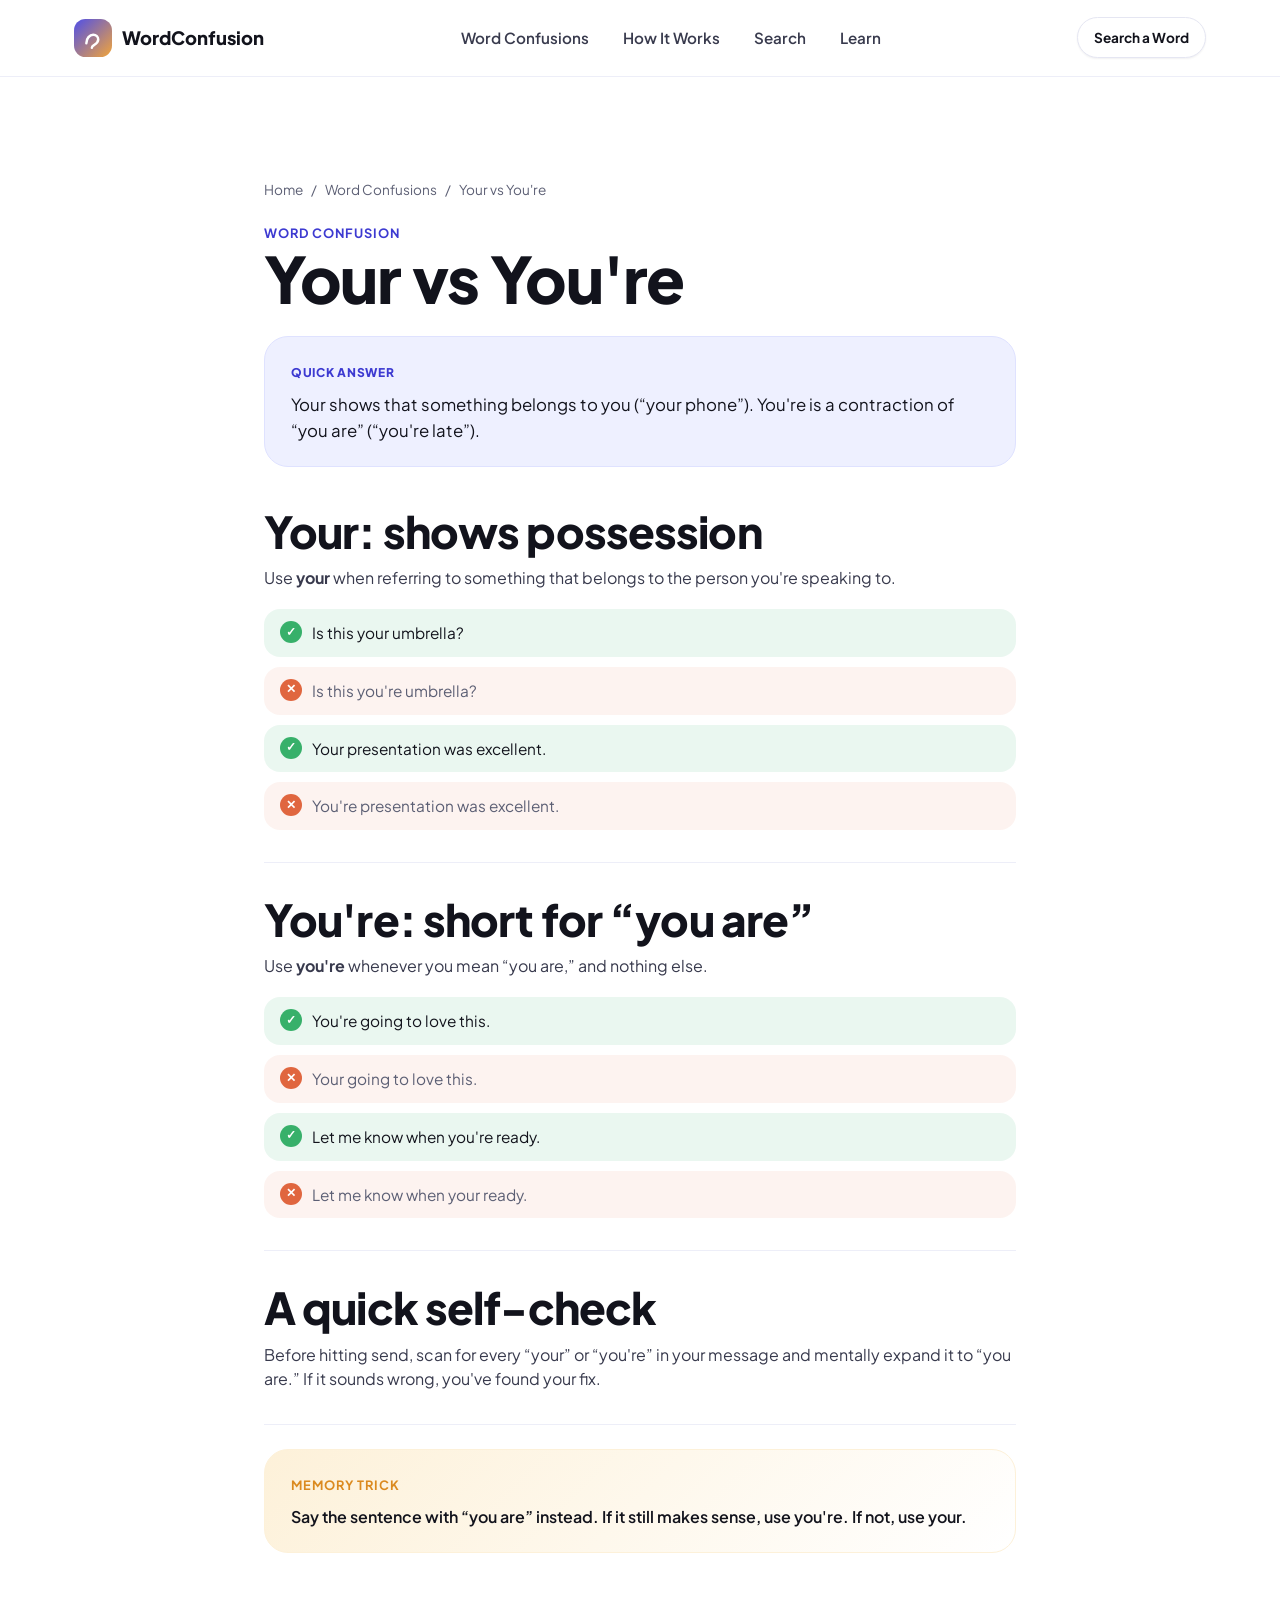
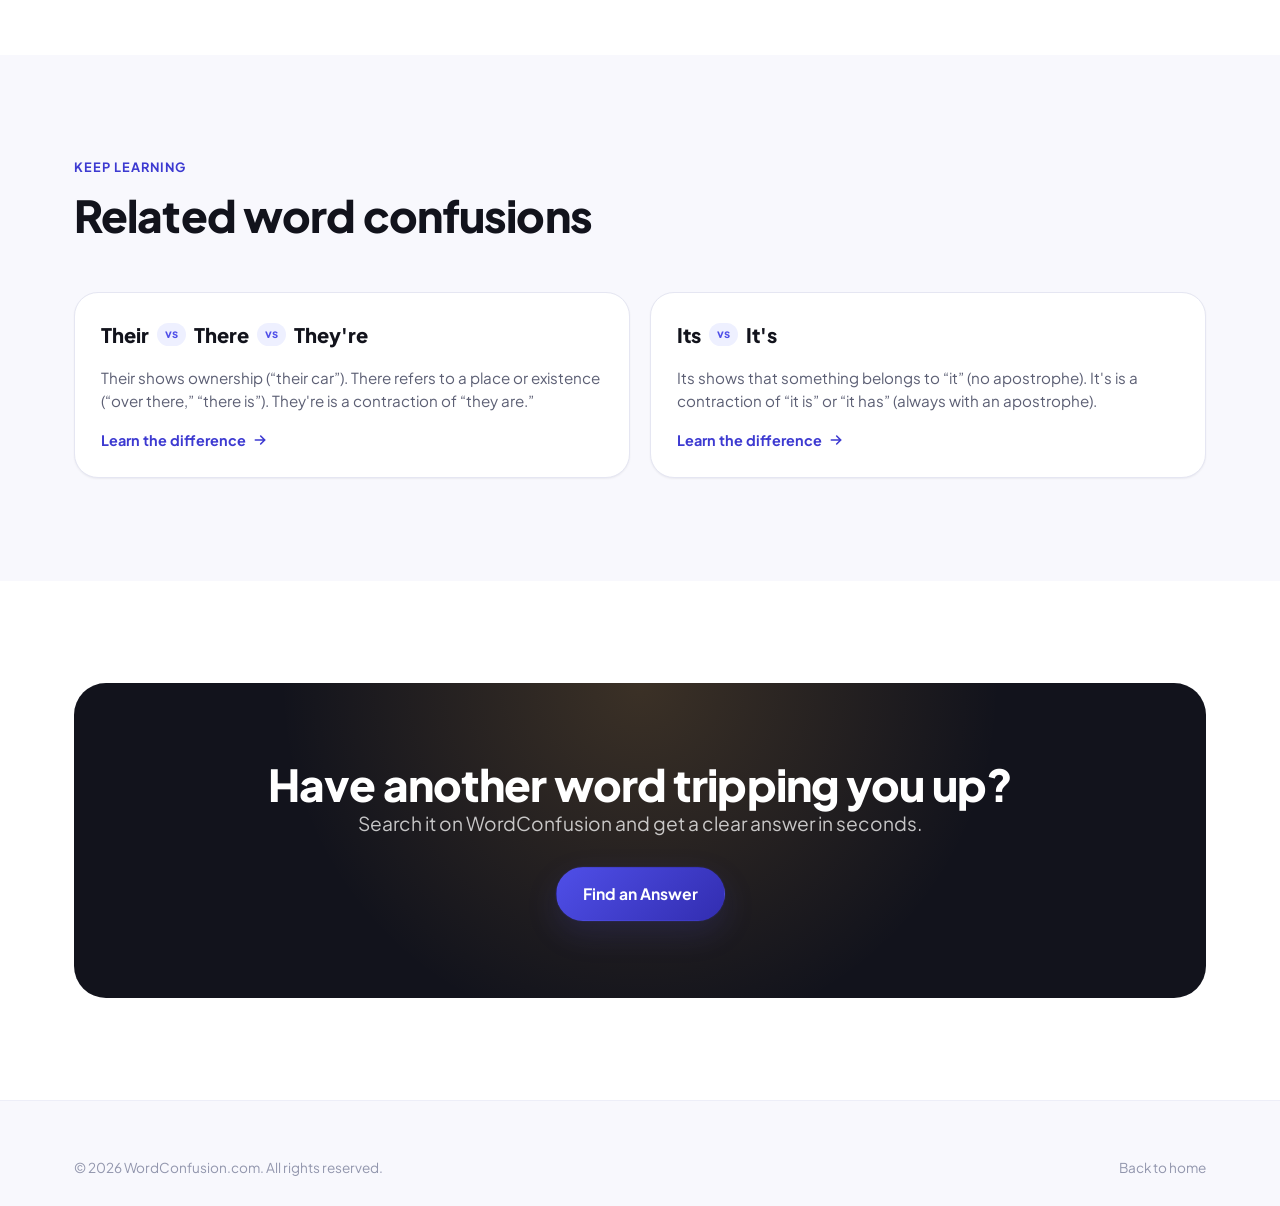
<file: confusions/your-vs-youre.html>
<!doctype html>
<html lang="en">
<head>
<meta charset="UTF-8" />
<meta name="viewport" content="width=device-width, initial-scale=1" />
<title>Your vs You're — What's the Difference? | WordConfusion</title>
<meta name="description" content="Your vs you're made simple: your shows possession, you're is short for “you are.” Learn the one-second test to always choose the right one." />
<link rel="canonical" href="https://wordconfusion.com/confusions/your-vs-youre.html" />

<meta property="og:type" content="article" />
<meta property="og:url" content="https://wordconfusion.com/confusions/your-vs-youre.html" />
<meta property="og:title" content="Your vs You're — What's the Difference?" />
<meta property="og:description" content="Your vs you're made simple: your shows possession, you're is short for “you are.” Learn the one-second test to always choose the right one." />
<meta property="og:image" content="https://wordconfusion.com/assets/og-image.png" />
<meta property="og:site_name" content="WordConfusion" />

<meta name="twitter:card" content="summary_large_image" />
<meta name="twitter:title" content="Your vs You're — What's the Difference?" />
<meta name="twitter:description" content="Your vs you're made simple: your shows possession, you're is short for “you are.” Learn the one-second test to always choose the right one." />
<meta name="twitter:image" content="https://wordconfusion.com/assets/og-image.png" />

<meta name="theme-color" content="#4f4fe8" />
<link rel="icon" href="../assets/favicon.svg" type="image/svg+xml" />
<link rel="manifest" href="../assets/site.webmanifest" />

<link rel="preconnect" href="https://fonts.googleapis.com" />
<link rel="preconnect" href="https://fonts.gstatic.com" crossorigin />
<link href="https://fonts.googleapis.com/css2?family=Plus+Jakarta+Sans:wght@500;600;700;800&display=swap" rel="stylesheet" />

<link rel="stylesheet" href="../css/base.css" />
<link rel="stylesheet" href="../css/components.css" />
<link rel="stylesheet" href="../css/detail.css" />

<script type="application/ld+json">{"@context":"https://schema.org","@type":"FAQPage","mainEntity":[{"@type":"Question","name":"What is the difference between Your vs You're?","acceptedAnswer":{"@type":"Answer","text":"Your shows that something belongs to you (“your phone”). You're is a contraction of “you are” (“you're late”)."}}]}</script>
</head>
<body>
<a class="skip-link" href="#main">Skip to content</a>

<header class="site-header">
  <div class="container nav-bar">
    <a href="../index.html" class="brand" aria-label="WordConfusion home">
      <svg class="brand-mark" viewBox="0 0 40 40" fill="none" xmlns="http://www.w3.org/2000/svg" aria-hidden="true">
        <rect width="40" height="40" rx="12" fill="url(#brandGrad)" />
        <path d="M13 25.5c0-5.2 3.6-9 7.2-9 3.2 0 5.3 2.1 5.3 5 0 3.3-2.6 4.8-4.5 6-1.4.9-2.2 1.6-2.2 2.7" stroke="#fff" stroke-width="2.6" stroke-linecap="round" fill="none"/>
        <defs>
          <linearGradient id="brandGrad" x1="0" y1="0" x2="40" y2="40" gradientUnits="userSpaceOnUse">
            <stop stop-color="#4f4fe8"/>
            <stop offset="1" stop-color="#f2a53a"/>
          </linearGradient>
        </defs>
      </svg>
      WordConfusion
    </a>
    <nav class="nav-links" id="navLinks" aria-label="Primary">
      <a href="../index.html#confusions">Word Confusions</a>
      <a href="../index.html#how-it-works">How It Works</a>
      <a href="../index.html#search">Search</a>
      <a href="../index.html#learn">Learn</a>
    </nav>
    <div class="nav-actions">
      <a href="../index.html#search" class="btn btn-secondary btn-sm">Search a Word</a>
      <button class="nav-toggle" id="navToggle" aria-expanded="false" aria-controls="navLinks" aria-label="Toggle menu">
        <svg viewBox="0 0 24 24" fill="none" stroke="currentColor" stroke-width="2" stroke-linecap="round"><path d="M4 7h16M4 12h16M4 17h16"/></svg>
      </button>
    </div>
  </div>
</header>

<main id="main">
  <article class="section detail-page">
    <div class="container" style="max-width: 800px;">
      <nav class="breadcrumb" aria-label="Breadcrumb">
        <a href="../index.html">Home</a>
        <span>/</span>
        <a href="../index.html#confusions">Word Confusions</a>
        <span>/</span>
        <span>Your vs You're</span>
      </nav>

      <span class="eyebrow">Word confusion</span>
      <h1>Your vs You're</h1>

      <div class="quick-answer">
        <span class="quick-answer__label">Quick answer</span>
        <p>Your shows that something belongs to you (“your phone”). You're is a contraction of “you are” (“you're late”).</p>
      </div>

      
      <div class="detail-section">
        <h2>Your: shows possession</h2>
        <p>Use <strong>your</strong> when referring to something that belongs to the person you're speaking to.</p>
        
    <div class="example-pair">
      
        <div class="example-row example-good">
          <span class="example-mark" aria-hidden="true">&#10003;</span>
          <span>Is this your umbrella?</span>
        </div>
        <div class="example-row example-bad">
          <span class="example-mark" aria-hidden="true">&#10005;</span>
          <span>Is this you're umbrella?</span>
        </div>
        <div class="example-row example-good">
          <span class="example-mark" aria-hidden="true">&#10003;</span>
          <span>Your presentation was excellent.</span>
        </div>
        <div class="example-row example-bad">
          <span class="example-mark" aria-hidden="true">&#10005;</span>
          <span>You're presentation was excellent.</span>
        </div>
    </div>
      </div>

      <div class="detail-section">
        <h2>You're: short for “you are”</h2>
        <p>Use <strong>you're</strong> whenever you mean “you are,” and nothing else.</p>
        
    <div class="example-pair">
      
        <div class="example-row example-good">
          <span class="example-mark" aria-hidden="true">&#10003;</span>
          <span>You're going to love this.</span>
        </div>
        <div class="example-row example-bad">
          <span class="example-mark" aria-hidden="true">&#10005;</span>
          <span>Your going to love this.</span>
        </div>
        <div class="example-row example-good">
          <span class="example-mark" aria-hidden="true">&#10003;</span>
          <span>Let me know when you're ready.</span>
        </div>
        <div class="example-row example-bad">
          <span class="example-mark" aria-hidden="true">&#10005;</span>
          <span>Let me know when your ready.</span>
        </div>
    </div>
      </div>

      <div class="detail-section">
        <h2>A quick self-check</h2>
        <p>Before hitting send, scan for every “your” or “you're” in your message and mentally expand it to “you are.” If it sounds wrong, you've found your fix.</p>
        
      </div>

      <div class="memory-trick">
        <span class="eyebrow">Memory trick</span>
        <p>Say the sentence with “you are” instead. If it still makes sense, use you're. If not, use your.</p>
      </div>
    </div>
  </article>

  <section class="section section-alt">
    <div class="container">
      <div class="section-head">
        <span class="eyebrow">Keep learning</span>
        <h2>Related word confusions</h2>
      </div>
      <div class="word-grid word-grid-2col">
        
      <a class="word-card" href="their-there-theyre.html">
        <div class="word-card__terms"><span>Their</span><span class="vs">vs</span><span>There</span><span class="vs">vs</span><span>They're</span></div>
        <p class="word-card__hint">Their shows ownership (“their car”). There refers to a place or existence (“over there,” “there is”). They're is a contraction of “they are.”</p>
        <span class="word-card__link">Learn the difference <svg viewBox="0 0 24 24" fill="none" stroke="currentColor" stroke-width="2.4" stroke-linecap="round"><path d="M5 12h14M13 6l6 6-6 6"/></svg></span>
      </a>

      <a class="word-card" href="its-vs-its.html">
        <div class="word-card__terms"><span>Its</span><span class="vs">vs</span><span>It's</span></div>
        <p class="word-card__hint">Its shows that something belongs to “it” (no apostrophe). It's is a contraction of “it is” or “it has” (always with an apostrophe).</p>
        <span class="word-card__link">Learn the difference <svg viewBox="0 0 24 24" fill="none" stroke="currentColor" stroke-width="2.4" stroke-linecap="round"><path d="M5 12h14M13 6l6 6-6 6"/></svg></span>
      </a>
      </div>
    </div>
  </section>

  <section class="section">
    <div class="container">
      <div class="final-cta reveal">
        <h2>Have another word tripping you up?</h2>
        <p class="lede">Search it on WordConfusion and get a clear answer in seconds.</p>
        <div class="cta-row">
          <a href="../index.html#search" class="btn btn-primary">Find an Answer</a>
        </div>
      </div>
    </div>
  </section>
</main>

<footer class="site-footer">
  <div class="container">
    <div class="footer-bottom" style="margin-top:0;border-top:none;padding-top:0;">
      <span>&copy; <span id="year"></span> WordConfusion.com. All rights reserved.</span>
      <a href="../index.html">Back to home</a>
    </div>
  </div>
</footer>

<script type="module" src="../js/main.js"></script>
</body>
</html>
</file>
<file: css/base.css>
/* ============================================================
   Base: reset, design tokens, typography
   ============================================================ */

:root {
  /* Brand palette — indigo (clarity/trust) → gold (confidence),
     drawn from the confusion→clarity story arc */
  --brand-indigo-50:  #eef0ff;
  --brand-indigo-100: #dfe2ff;
  --brand-indigo-400: #7b7ff5;
  --brand-indigo-500: #4f4fe8;
  --brand-indigo-600: #3d3ad1;
  --brand-indigo-700: #322db0;
  --brand-indigo-900: #201f5e;

  --brand-gold-100: #fdf1d9;
  --brand-gold-400: #f7b955;
  --brand-gold-500: #f2a53a;
  --brand-gold-600: #db8a1f;

  --ink-900: #12131c;
  --ink-700: #383a4d;
  --ink-500: #5c5f74;
  --ink-300: #9296ad;
  --ink-100: #e7e8f2;

  --surface-0: #ffffff;
  --surface-50: #f8f8fd;
  --surface-100: #f1f1fb;
  --surface-tint: #eef0ff;

  --line: #e5e6f2;
  --line-soft: #edeef8;

  --radius-sm: 10px;
  --radius-md: 16px;
  --radius-lg: 24px;
  --radius-xl: 32px;
  --radius-pill: 999px;

  --shadow-sm: 0 1px 2px rgba(18, 19, 28, 0.06);
  --shadow-md: 0 8px 24px rgba(24, 24, 60, 0.08);
  --shadow-lg: 0 20px 48px rgba(24, 24, 60, 0.14);
  --shadow-glow: 0 0 0 1px rgba(79, 79, 232, 0.08), 0 12px 32px rgba(79, 79, 232, 0.16);

  --container: 1180px;
  --gutter: 24px;

  --font-body: "Plus Jakarta Sans", "Inter", -apple-system, BlinkMacSystemFont, "Segoe UI", sans-serif;
  --font-display: "Plus Jakarta Sans", "Inter", -apple-system, BlinkMacSystemFont, "Segoe UI", sans-serif;

  --ease-out: cubic-bezier(0.16, 1, 0.3, 1);
  --ease-soft: cubic-bezier(0.4, 0, 0.2, 1);
  --dur-fast: 180ms;
  --dur-med: 320ms;
  --dur-slow: 560ms;
}

@media (prefers-color-scheme: dark) {
  :root {
    --ink-900: #f4f4fb;
    --ink-700: #d3d4e4;
    --ink-500: #a5a7c0;
    --ink-300: #6d6f89;
    --ink-100: #2a2b3d;

    --surface-0: #101120;
    --surface-50: #14152a;
    --surface-100: #191a33;
    --surface-tint: #1b1c3d;

    --line: #262745;
    --line-soft: #1e1f3a;

    --brand-indigo-50: #1b1c3d;
    --brand-indigo-100: #23244a;
  }
}

*,
*::before,
*::after {
  box-sizing: border-box;
}

html {
  scroll-behavior: smooth;
  -webkit-text-size-adjust: 100%;
}

@media (prefers-reduced-motion: reduce) {
  html {
    scroll-behavior: auto;
  }
  *,
  *::before,
  *::after {
    animation-duration: 0.001ms !important;
    animation-iteration-count: 1 !important;
    transition-duration: 0.001ms !important;
    scroll-behavior: auto !important;
  }
}

body {
  margin: 0;
  font-family: var(--font-body);
  color: var(--ink-900);
  background: var(--surface-0);
  line-height: 1.55;
  -webkit-font-smoothing: antialiased;
  text-rendering: optimizeLegibility;
}

img, svg {
  max-width: 100%;
  display: block;
}

a {
  color: inherit;
  text-decoration: none;
}

button {
  font: inherit;
  color: inherit;
}

ul, ol {
  margin: 0;
  padding: 0;
  list-style: none;
}

h1, h2, h3, h4, p {
  margin: 0;
}

h1, h2, h3, h4 {
  font-family: var(--font-display);
  font-weight: 800;
  letter-spacing: -0.02em;
  color: var(--ink-900);
}

h1 { font-size: clamp(2.4rem, 5vw + 1rem, 4rem); line-height: 1.05; }
h2 { font-size: clamp(1.8rem, 2.6vw + 1rem, 2.75rem); line-height: 1.12; }
h3 { font-size: clamp(1.2rem, 1vw + 1rem, 1.5rem); line-height: 1.25; }

.eyebrow {
  display: inline-flex;
  align-items: center;
  gap: 8px;
  font-size: 0.8rem;
  font-weight: 700;
  letter-spacing: 0.08em;
  text-transform: uppercase;
  color: var(--brand-indigo-600);
}

.lede {
  font-size: clamp(1.05rem, 0.4vw + 1rem, 1.2rem);
  color: var(--ink-500);
  max-width: 60ch;
}

.container {
  width: 100%;
  max-width: var(--container);
  margin-inline: auto;
  padding-inline: var(--gutter);
}

.visually-hidden {
  position: absolute;
  width: 1px;
  height: 1px;
  padding: 0;
  margin: -1px;
  overflow: hidden;
  clip: rect(0, 0, 0, 0);
  white-space: nowrap;
  border: 0;
}

.skip-link {
  position: absolute;
  left: 12px;
  top: -60px;
  background: var(--brand-indigo-600);
  color: #fff;
  padding: 10px 18px;
  border-radius: var(--radius-sm);
  z-index: 1000;
  transition: top var(--dur-med) var(--ease-out);
  font-weight: 700;
}

.skip-link:focus {
  top: 12px;
}

:focus-visible {
  outline: 2px solid var(--brand-indigo-500);
  outline-offset: 3px;
  border-radius: 4px;
}
</file>
<file: css/components.css>
/* ============================================================
   Reusable components: nav, buttons, cards, search, footer
   ============================================================ */

/* ---- Buttons ---- */
.btn {
  display: inline-flex;
  align-items: center;
  justify-content: center;
  gap: 8px;
  padding: 14px 26px;
  border-radius: var(--radius-pill);
  font-weight: 700;
  font-size: 0.98rem;
  border: 1px solid transparent;
  cursor: pointer;
  transition: transform var(--dur-fast) var(--ease-out),
              box-shadow var(--dur-fast) var(--ease-out),
              background var(--dur-fast) var(--ease-out),
              border-color var(--dur-fast) var(--ease-out);
  white-space: nowrap;
}

.btn:active {
  transform: translateY(1px) scale(0.99);
}

.btn-primary {
  background: linear-gradient(135deg, var(--brand-indigo-500), var(--brand-indigo-700));
  color: #fff;
  box-shadow: var(--shadow-glow);
}

.btn-primary:hover {
  transform: translateY(-2px);
  box-shadow: 0 16px 36px rgba(79, 79, 232, 0.28);
}

.btn-secondary {
  background: var(--surface-0);
  color: var(--ink-900);
  border-color: var(--line);
  box-shadow: var(--shadow-sm);
}

.btn-secondary:hover {
  border-color: var(--brand-indigo-400);
  transform: translateY(-2px);
  box-shadow: var(--shadow-md);
}

.btn-ghost {
  background: transparent;
  color: var(--ink-700);
}

.btn-ghost:hover {
  background: var(--surface-100);
}

.btn-sm {
  padding: 9px 16px;
  font-size: 0.85rem;
}

/* ---- Header / Nav ---- */
.site-header {
  position: sticky;
  top: 0;
  z-index: 100;
  background: color-mix(in srgb, var(--surface-0) 82%, transparent);
  backdrop-filter: saturate(180%) blur(14px);
  -webkit-backdrop-filter: saturate(180%) blur(14px);
  border-bottom: 1px solid var(--line-soft);
}

.nav-bar {
  display: flex;
  align-items: center;
  justify-content: space-between;
  gap: 24px;
  padding-block: 16px;
}

.brand {
  display: flex;
  align-items: center;
  gap: 10px;
  font-weight: 800;
  font-size: 1.15rem;
  color: var(--ink-900);
}

.brand-mark {
  width: 38px;
  height: 38px;
  flex-shrink: 0;
}

.nav-links {
  display: flex;
  align-items: center;
  gap: 6px;
}

.nav-links a {
  padding: 10px 14px;
  border-radius: var(--radius-pill);
  font-weight: 600;
  font-size: 0.95rem;
  color: var(--ink-700);
  transition: background var(--dur-fast) var(--ease-out), color var(--dur-fast) var(--ease-out);
}

.nav-links a:hover {
  background: var(--surface-100);
  color: var(--brand-indigo-600);
}

.nav-actions {
  display: flex;
  align-items: center;
  gap: 10px;
}

.nav-toggle {
  display: none;
  width: 44px;
  height: 44px;
  border-radius: var(--radius-sm);
  border: 1px solid var(--line);
  background: var(--surface-0);
  align-items: center;
  justify-content: center;
}

.nav-toggle svg {
  width: 20px;
  height: 20px;
}

/* ---- Sections ---- */
.section {
  padding-block: clamp(56px, 8vw, 108px);
}

.section-tight {
  padding-block: clamp(40px, 6vw, 72px);
}

.section-alt {
  background: var(--surface-50);
}

.section-head {
  max-width: 640px;
  margin-bottom: clamp(32px, 4vw, 56px);
  display: flex;
  flex-direction: column;
  gap: 14px;
}

.section-head.center {
  margin-inline: auto;
  text-align: center;
  align-items: center;
}

/* ---- Reveal-on-scroll ----
   Content is visible by default (no JS dependency). JS adds
   .reveal-armed only once an IntersectionObserver is watching it,
   then .is-visible when it scrolls into view — so a slow or
   failed script never leaves content hidden. */
.reveal.reveal-armed {
  opacity: 0;
  transform: translateY(24px);
  transition: opacity var(--dur-slow) var(--ease-out), transform var(--dur-slow) var(--ease-out);
}

.reveal.reveal-armed.is-visible {
  opacity: 1;
  transform: translateY(0);
}

@media (prefers-reduced-motion: reduce) {
  .reveal {
    opacity: 1;
    transform: none;
  }
}

/* ---- Word confusion cards ---- */
.word-grid {
  display: grid;
  grid-template-columns: repeat(3, minmax(0, 1fr));
  gap: 20px;
}

.word-grid-2col {
  grid-template-columns: repeat(2, minmax(0, 1fr));
}

@media (max-width: 640px) {
  .word-grid-2col {
    grid-template-columns: 1fr;
  }
}

.word-card {
  position: relative;
  display: flex;
  flex-direction: column;
  gap: 16px;
  padding: 26px;
  background: var(--surface-0);
  border: 1px solid var(--line);
  border-radius: var(--radius-lg);
  box-shadow: var(--shadow-sm);
  transition: transform var(--dur-med) var(--ease-out),
              box-shadow var(--dur-med) var(--ease-out),
              border-color var(--dur-med) var(--ease-out);
}

.word-card:hover {
  transform: translateY(-6px);
  box-shadow: var(--shadow-lg);
  border-color: var(--brand-indigo-100);
}

.word-card__terms {
  display: flex;
  flex-wrap: wrap;
  align-items: center;
  gap: 8px;
  font-family: var(--font-display);
  font-weight: 800;
  font-size: 1.25rem;
}

.word-card__terms span.vs {
  font-size: 0.75rem;
  font-weight: 700;
  color: var(--brand-indigo-500);
  background: var(--brand-indigo-50);
  padding: 2px 8px;
  border-radius: var(--radius-pill);
}

.word-card__hint {
  color: var(--ink-500);
  font-size: 0.95rem;
  flex-grow: 1;
}

.word-card__link {
  display: inline-flex;
  align-items: center;
  gap: 6px;
  font-weight: 700;
  font-size: 0.9rem;
  color: var(--brand-indigo-600);
}

.word-card__link svg {
  width: 16px;
  height: 16px;
  transition: transform var(--dur-fast) var(--ease-out);
}

.word-card:hover .word-card__link svg {
  transform: translateX(4px);
}

.word-card__tag {
  position: absolute;
  top: 22px;
  right: 22px;
  font-size: 0.7rem;
  font-weight: 700;
  text-transform: uppercase;
  letter-spacing: 0.06em;
  color: var(--brand-gold-600);
  background: var(--brand-gold-100);
  padding: 4px 9px;
  border-radius: var(--radius-pill);
}

/* ---- How it works ---- */
.steps {
  display: grid;
  grid-template-columns: repeat(3, minmax(0, 1fr));
  gap: 24px;
  counter-reset: step;
}

.step-card {
  position: relative;
  padding: 32px 26px;
  border-radius: var(--radius-lg);
  background: var(--surface-0);
  border: 1px solid var(--line);
}

.step-card__num {
  display: inline-flex;
  align-items: center;
  justify-content: center;
  width: 44px;
  height: 44px;
  border-radius: 50%;
  background: linear-gradient(135deg, var(--brand-indigo-500), var(--brand-indigo-700));
  color: #fff;
  font-weight: 800;
  margin-bottom: 18px;
}

.step-card h3 {
  margin-bottom: 8px;
}

.step-card p {
  color: var(--ink-500);
}

.steps-connector {
  display: none;
}

/* ---- Search section ---- */
.search-panel {
  position: relative;
  border-radius: var(--radius-xl);
  padding: clamp(36px, 5vw, 64px);
  background: linear-gradient(150deg, var(--brand-indigo-700) 0%, var(--brand-indigo-500) 55%, var(--brand-gold-500) 130%);
  color: #fff;
  overflow: hidden;
  isolation: isolate;
}

.search-panel::before {
  content: "";
  position: absolute;
  inset: 0;
  background-image: radial-gradient(circle at 20% 20%, rgba(255,255,255,0.12), transparent 40%),
                    radial-gradient(circle at 85% 80%, rgba(255,255,255,0.1), transparent 45%);
  z-index: -1;
}

.search-panel h2 {
  color: #fff;
}

.search-panel .lede {
  color: rgba(255,255,255,0.82);
  max-width: 52ch;
}

.search-form {
  margin-top: 28px;
  display: flex;
  gap: 10px;
  background: rgba(255,255,255,0.98);
  padding: 8px;
  border-radius: var(--radius-pill);
  box-shadow: 0 20px 40px rgba(16, 17, 40, 0.25);
  max-width: 620px;
  transition: box-shadow var(--dur-med) var(--ease-out), transform var(--dur-med) var(--ease-out);
}

.search-form:focus-within {
  box-shadow: 0 24px 48px rgba(16, 17, 40, 0.32), 0 0 0 4px rgba(255,255,255,0.35);
  transform: translateY(-2px);
}

.search-form input {
  flex-grow: 1;
  border: none;
  background: transparent;
  padding: 12px 18px;
  font-size: 1rem;
  color: var(--ink-900);
  font-family: var(--font-body);
}

.search-form input:focus {
  outline: none;
}

.search-form button {
  border: none;
  border-radius: var(--radius-pill);
  background: linear-gradient(135deg, var(--brand-indigo-500), var(--brand-indigo-700));
  color: #fff;
  padding: 12px 22px;
  font-weight: 700;
  display: inline-flex;
  align-items: center;
  gap: 8px;
  cursor: pointer;
  transition: transform var(--dur-fast) var(--ease-out);
}

.search-form button:hover {
  transform: translateY(-1px);
}

.search-suggestions {
  margin-top: 16px;
  display: flex;
  flex-wrap: wrap;
  gap: 8px;
}

.search-suggestions button {
  border: 1px solid rgba(255,255,255,0.35);
  background: rgba(255,255,255,0.1);
  color: #fff;
  padding: 7px 14px;
  border-radius: var(--radius-pill);
  font-size: 0.85rem;
  cursor: pointer;
  transition: background var(--dur-fast) var(--ease-out);
}

.search-suggestions button:hover {
  background: rgba(255,255,255,0.22);
}

.search-result-panel {
  margin-top: 20px;
  background: rgba(255,255,255,0.98);
  border-radius: var(--radius-lg);
  padding: 20px 22px;
  color: var(--ink-900);
  max-width: 620px;
  display: none;
}

.search-result-panel.is-active {
  display: block;
}

.search-result-panel a {
  color: var(--brand-indigo-600);
  font-weight: 700;
}

/* ---- Topic grid (educational content) ---- */
.topic-grid {
  display: grid;
  grid-template-columns: repeat(4, minmax(0, 1fr));
  gap: 18px;
}

.topic-card {
  padding: 26px 22px;
  border-radius: var(--radius-lg);
  background: var(--surface-0);
  border: 1px solid var(--line);
  display: flex;
  flex-direction: column;
  gap: 12px;
  transition: transform var(--dur-med) var(--ease-out), box-shadow var(--dur-med) var(--ease-out);
}

.topic-card:hover {
  transform: translateY(-4px);
  box-shadow: var(--shadow-md);
}

.topic-card__icon {
  width: 46px;
  height: 46px;
  border-radius: var(--radius-sm);
  background: var(--brand-indigo-50);
  display: flex;
  align-items: center;
  justify-content: center;
  color: var(--brand-indigo-600);
}

.topic-card__icon svg {
  width: 24px;
  height: 24px;
}

.topic-card p {
  color: var(--ink-500);
  font-size: 0.92rem;
}

/* ---- Final CTA ---- */
.final-cta {
  text-align: center;
  border-radius: var(--radius-xl);
  padding: clamp(48px, 6vw, 84px) clamp(24px, 5vw, 64px);
  background: var(--ink-900);
  color: #fff;
  position: relative;
  overflow: hidden;
}

.final-cta::before {
  content: "";
  position: absolute;
  inset: 0;
  background: radial-gradient(600px circle at 50% 0%, rgba(247, 185, 85, 0.18), transparent 60%);
}

.final-cta h2 {
  color: #fff;
  position: relative;
}

.final-cta .lede {
  color: rgba(255,255,255,0.75);
  margin-inline: auto;
  position: relative;
}

.final-cta .cta-row {
  position: relative;
  margin-top: 28px;
  display: flex;
  justify-content: center;
  gap: 14px;
  flex-wrap: wrap;
}

/* ---- Footer ---- */
.site-footer {
  background: var(--surface-50);
  border-top: 1px solid var(--line-soft);
  padding-block: 56px 28px;
}

.footer-grid {
  display: grid;
  grid-template-columns: minmax(0,1.4fr) repeat(3, minmax(0, 1fr));
  gap: 32px;
}

.footer-brand p {
  color: var(--ink-500);
  margin-top: 12px;
  max-width: 32ch;
}

.footer-col h4 {
  font-size: 0.85rem;
  text-transform: uppercase;
  letter-spacing: 0.06em;
  color: var(--ink-500);
  margin-bottom: 14px;
}

.footer-col ul {
  display: flex;
  flex-direction: column;
  gap: 10px;
}

.footer-col a {
  color: var(--ink-700);
  font-size: 0.95rem;
  transition: color var(--dur-fast) var(--ease-out);
}

.footer-col a:hover {
  color: var(--brand-indigo-600);
}

.footer-bottom {
  margin-top: 40px;
  padding-top: 24px;
  border-top: 1px solid var(--line-soft);
  display: flex;
  justify-content: space-between;
  align-items: center;
  flex-wrap: wrap;
  gap: 12px;
  font-size: 0.85rem;
  color: var(--ink-300);
}

/* ---- Breadcrumb (detail pages) ---- */
.breadcrumb {
  display: flex;
  align-items: center;
  gap: 8px;
  font-size: 0.85rem;
  color: var(--ink-500);
  margin-bottom: 20px;
  flex-wrap: wrap;
}

.breadcrumb a {
  color: var(--ink-500);
}

.breadcrumb a:hover {
  color: var(--brand-indigo-600);
}

/* ---- Responsive ---- */
@media (max-width: 980px) {
  .word-grid,
  .topic-grid {
    grid-template-columns: repeat(2, minmax(0, 1fr));
  }
  .steps {
    grid-template-columns: 1fr;
  }
  .footer-grid {
    grid-template-columns: repeat(2, minmax(0, 1fr));
  }
}

@media (max-width: 760px) {
  .nav-links {
    position: fixed;
    inset: 72px 16px auto 16px;
    flex-direction: column;
    align-items: stretch;
    background: var(--surface-0);
    border: 1px solid var(--line);
    border-radius: var(--radius-lg);
    padding: 10px;
    box-shadow: var(--shadow-lg);
    transform: translateY(-12px);
    opacity: 0;
    pointer-events: none;
    transition: transform var(--dur-med) var(--ease-out), opacity var(--dur-med) var(--ease-out);
  }
  .nav-links a { padding: 12px 16px; }
  .nav-links.is-open {
    transform: translateY(0);
    opacity: 1;
    pointer-events: auto;
  }
  .nav-toggle {
    display: inline-flex;
  }
  .nav-actions .btn-secondary {
    display: none;
  }
}

@media (max-width: 640px) {
  .word-grid,
  .topic-grid {
    grid-template-columns: 1fr;
  }
  .footer-grid {
    grid-template-columns: 1fr;
    gap: 28px;
  }
  .search-form {
    flex-direction: column;
    border-radius: var(--radius-md);
  }
  .search-form button {
    justify-content: center;
  }
}
</file>
<file: css/hero-animation.css>
/* ============================================================
   Hero section layout + the illustrated "confusion → clarity"
   animation sequence. Driven by [data-stage] on .confusion-scene,
   set from js/hero-animation.js. Stages:
   enter -> seated -> confused -> searching -> confident
   ============================================================ */

.hero {
  position: relative;
  padding-top: clamp(40px, 6vw, 76px);
  padding-bottom: clamp(56px, 7vw, 96px);
  overflow: hidden;
}

.hero::before {
  content: "";
  position: absolute;
  inset: -10% -10% auto -10%;
  height: 640px;
  background: radial-gradient(680px circle at 18% 8%, var(--brand-indigo-50), transparent 60%),
              radial-gradient(520px circle at 92% 0%, var(--brand-gold-100), transparent 55%);
  z-index: -1;
}

.hero-inner {
  display: grid;
  grid-template-columns: minmax(0, 0.95fr) minmax(0, 1.05fr);
  align-items: center;
  gap: clamp(28px, 5vw, 56px);
}

.hero-content {
  display: flex;
  flex-direction: column;
  align-items: flex-start;
  gap: 22px;
}

.hero-content h1 {
  max-width: 15ch;
}

.hero-content .accent {
  background: linear-gradient(100deg, var(--brand-indigo-600), var(--brand-indigo-400) 55%, var(--brand-gold-500));
  -webkit-background-clip: text;
  background-clip: text;
  color: transparent;
}

.hero-cta-row {
  display: flex;
  gap: 14px;
  flex-wrap: wrap;
  margin-top: 6px;
}

.hero-trust {
  display: flex;
  align-items: center;
  gap: 18px;
  margin-top: 8px;
  color: var(--ink-500);
  font-size: 0.88rem;
  flex-wrap: wrap;
}

.hero-trust strong {
  color: var(--ink-900);
  font-weight: 800;
}

.hero-trust .dot {
  width: 4px;
  height: 4px;
  border-radius: 50%;
  background: var(--ink-300);
  display: inline-block;
}

/* ---- Scene wrapper ---- */
.hero-scene-wrap {
  position: relative;
}

.hero-scene-card {
  position: relative;
  border-radius: var(--radius-xl);
  border: 1px solid var(--line);
  box-shadow: var(--shadow-lg);
  overflow: hidden;
  background: var(--surface-0);
}

.confusion-scene {
  display: block;
  width: 100%;
  height: auto;
  --scene-wall-a: #eef0ff;
  --scene-wall-b: #f8f8fd;
  --scene-floor: #e3e5f5;
  --scene-shelf: #ddd6c8;
  --scene-shelf-dark: #c9c0ac;
  --scene-desk: #e9c9a1;
  --scene-desk-dark: #d8ac74;
  --scene-chair: #c7cadd;
  --scene-sky-a: #dceeff;
  --scene-sky-b: #bfe0ff;
  --scene-leaf: #a8d8b0;
  --scene-skin: #f0c19d;
  --scene-hair: #2c2a3a;
  --scene-hoodie: #f2a53a;
  --scene-hoodie-dark: #db8a1f;
}

@media (prefers-color-scheme: dark) {
  .confusion-scene {
    --scene-wall-a: #1b1c3d;
    --scene-wall-b: #14152a;
    --scene-floor: #10112090;
    --scene-shelf: #2a2740;
    --scene-shelf-dark: #201e33;
    --scene-desk: #7a5a38;
    --scene-desk-dark: #5f4529;
    --scene-chair: #3a3c5c;
    --scene-sky-a: #22264a;
    --scene-sky-b: #171a34;
    --scene-leaf: #3e6b4c;
    --scene-skin: #e3ad86;
    --scene-hair: #100f18;
  }
}

.scene-caption {
  position: absolute;
  left: 18px;
  bottom: 18px;
  padding: 8px 16px;
  border-radius: var(--radius-pill);
  background: color-mix(in srgb, var(--surface-0) 90%, transparent);
  border: 1px solid var(--line);
  font-size: 0.78rem;
  font-weight: 700;
  color: var(--ink-700);
  box-shadow: var(--shadow-sm);
  display: flex;
  align-items: center;
  gap: 8px;
}

.scene-caption .status-dot {
  width: 8px;
  height: 8px;
  border-radius: 50%;
  background: var(--brand-indigo-500);
  transition: background var(--dur-med) var(--ease-out);
}

.confusion-scene[data-stage="confused"] ~ .scene-caption .status-dot,
.hero-scene-card:has(.confusion-scene[data-stage="confused"]) .status-dot {
  background: #e0663f;
}

.hero-scene-card:has(.confusion-scene[data-stage="confident"]) .status-dot {
  background: #37b06a;
}

/* ---- Character: walking silhouette (enter stage) ---- */
#charWalk {
  opacity: 1;
  transform: translate(66px, 246px);
  transition: transform 1500ms var(--ease-out), opacity 420ms var(--ease-soft);
}

.confusion-scene[data-stage="seated"] #charWalk,
.confusion-scene[data-stage="confused"] #charWalk,
.confusion-scene[data-stage="searching"] #charWalk,
.confusion-scene[data-stage="confident"] #charWalk {
  opacity: 0;
  transform: translate(272px, 246px);
  transition: transform 1500ms var(--ease-out), opacity 300ms var(--ease-soft) 200ms;
}

.walk-leg {
  animation: walkCycle 620ms ease-in-out infinite;
  transform-origin: top center;
}

.walk-leg.leg-b {
  animation-delay: 310ms;
}

@keyframes walkCycle {
  0%, 100% { transform: rotate(-14deg); }
  50% { transform: rotate(14deg); }
}

.confusion-scene[data-stage="seated"] .walk-leg,
.confusion-scene[data-stage="confused"] .walk-leg,
.confusion-scene[data-stage="searching"] .walk-leg,
.confusion-scene[data-stage="confident"] .walk-leg {
  animation-play-state: paused;
}

/* ---- Character: seated figure ---- */
#charSeated {
  opacity: 0;
  transform: translate(322px, 252px) scale(0.94);
  transition: opacity 500ms var(--ease-soft), transform 650ms var(--ease-out);
}

.confusion-scene[data-stage="seated"] #charSeated,
.confusion-scene[data-stage="confused"] #charSeated,
.confusion-scene[data-stage="searching"] #charSeated,
.confusion-scene[data-stage="confident"] #charSeated {
  opacity: 1;
  transform: translate(322px, 246px) scale(1);
}

.confusion-scene[data-stage="confident"] #charSeated {
  animation: gentleBounce 900ms var(--ease-out) 1;
}

@keyframes gentleBounce {
  0% { transform: translate(322px, 246px) scale(1); }
  35% { transform: translate(322px, 236px) scale(1.015); }
  65% { transform: translate(322px, 250px) scale(0.995); }
  100% { transform: translate(322px, 246px) scale(1); }
}

/* Face states */
#faceDefault, #faceWorried, #faceHappy {
  transition: opacity 380ms var(--ease-soft);
}

#faceWorried, #faceHappy { opacity: 0; }

.confusion-scene[data-stage="confused"] #faceDefault,
.confusion-scene[data-stage="searching"] #faceDefault,
.confusion-scene[data-stage="confident"] #faceDefault {
  opacity: 0;
}

.confusion-scene[data-stage="confused"] #faceWorried,
.confusion-scene[data-stage="searching"] #faceWorried {
  opacity: 1;
}

.confusion-scene[data-stage="confident"] #faceHappy {
  opacity: 1;
}

/* ---- Question marks ---- */
#qmarks {
  opacity: 0;
  transition: opacity 450ms var(--ease-soft);
}

.confusion-scene[data-stage="confused"] #qmarks {
  opacity: 1;
}

.confusion-scene[data-stage="searching"] #qmarks {
  opacity: 0.18;
}

.qmark {
  transform-origin: center;
  animation: floatMark 2600ms ease-in-out infinite;
}

.qmark.q2 { animation-delay: 260ms; }
.qmark.q3 { animation-delay: 520ms; }

@keyframes floatMark {
  0%, 100% { transform: translateY(0) rotate(-4deg); }
  50% { transform: translateY(-9px) rotate(4deg); }
}

/* ---- Laptop ---- */
.laptop-lid {
  transform-box: fill-box;
  transform-origin: 50% 100%;
  transform: scaleY(0.045);
  transition: transform 620ms var(--ease-out);
}

.confusion-scene[data-stage="searching"] .laptop-lid,
.confusion-scene[data-stage="confident"] .laptop-lid {
  transform: scaleY(1);
}

.laptop-screen-content {
  opacity: 0;
  transition: opacity 260ms ease 260ms;
}

.confusion-scene[data-stage="searching"] .laptop-screen-content,
.confusion-scene[data-stage="confident"] .laptop-screen-content {
  opacity: 1;
}

.typed-url {
  font-family: var(--font-display);
  font-weight: 700;
}

.typing-caret {
  opacity: 0;
  animation: caretBlink 900ms steps(1) infinite;
}

.confusion-scene[data-stage="searching"] .typing-caret {
  opacity: 1;
}

@keyframes caretBlink {
  0%, 49% { opacity: 1; }
  50%, 100% { opacity: 0; }
}

/* ---- Sparkles / confidence glow ---- */
#sparkles {
  opacity: 0;
  transition: opacity 400ms var(--ease-soft);
}

.confusion-scene[data-stage="confident"] #sparkles {
  opacity: 1;
}

.sparkle {
  transform-origin: center;
  animation: sparklePulse 1400ms ease-in-out infinite;
}

.sparkle.s2 { animation-delay: 220ms; }
.sparkle.s3 { animation-delay: 440ms; }

@keyframes sparklePulse {
  0%, 100% { transform: scale(0.85); opacity: 0.7; }
  50% { transform: scale(1.15); opacity: 1; }
}

.confidence-glow {
  transition: opacity 500ms var(--ease-soft);
  opacity: 0;
}

.confusion-scene[data-stage="confident"] .confidence-glow {
  opacity: 1;
}

/* ---- Reduced motion: freeze on the confident, resolved frame ---- */
@media (prefers-reduced-motion: reduce) {
  #charWalk { display: none; }
  #charSeated,
  .confusion-scene[data-stage] #charSeated {
    opacity: 1;
    transform: translate(322px, 246px) scale(1);
  }
  #faceHappy,
  .confusion-scene[data-stage] #faceHappy { opacity: 1; }
  #faceDefault, #faceWorried { opacity: 0 !important; }
  #qmarks { opacity: 0 !important; }
  .laptop-lid { transform: scaleY(1) !important; }
  .laptop-screen-content { opacity: 1 !important; }
  #sparkles { opacity: 1 !important; }
  .qmark, .sparkle, .walk-leg, #charSeated { animation: none !important; }
}

@media (max-width: 980px) {
  .hero-inner {
    grid-template-columns: 1fr;
  }
  .hero-content {
    align-items: flex-start;
    text-align: left;
  }
}

@media (max-width: 480px) {
  .decor-window, .decor-shelf { display: none; }
}
</file>
<file: css/detail.css>
/* ============================================================
   Word-confusion detail pages
   ============================================================ */

.detail-page h1 {
  max-width: 20ch;
  margin-bottom: 24px;
}

.quick-answer {
  background: var(--surface-tint);
  border: 1px solid var(--brand-indigo-100);
  border-radius: var(--radius-lg);
  padding: 22px 26px;
  margin-bottom: 8px;
}

.quick-answer__label {
  font-size: 0.75rem;
  font-weight: 800;
  text-transform: uppercase;
  letter-spacing: 0.06em;
  color: var(--brand-indigo-600);
}

.quick-answer p {
  margin-top: 8px;
  font-size: 1.05rem;
  color: var(--ink-900);
}

.detail-section {
  padding-block: 32px;
  border-bottom: 1px solid var(--line-soft);
}

.detail-section:last-of-type {
  border-bottom: none;
}

.detail-section h2 {
  margin-bottom: 10px;
}

.detail-section p {
  color: var(--ink-700);
  max-width: 68ch;
}

.example-pair {
  margin-top: 18px;
  display: flex;
  flex-direction: column;
  gap: 10px;
}

.example-row {
  display: flex;
  align-items: flex-start;
  gap: 10px;
  padding: 12px 16px;
  border-radius: var(--radius-md);
  font-size: 0.96rem;
}

.example-mark {
  flex-shrink: 0;
  width: 22px;
  height: 22px;
  border-radius: 50%;
  display: inline-flex;
  align-items: center;
  justify-content: center;
  font-size: 0.75rem;
  font-weight: 800;
  color: #fff;
}

.example-good {
  background: color-mix(in srgb, #37b06a 10%, transparent);
}

.example-good .example-mark {
  background: #37b06a;
}

.example-bad {
  background: color-mix(in srgb, #e0663f 8%, transparent);
  color: var(--ink-500);
}

.example-bad .example-mark {
  background: #e0663f;
}

.memory-trick {
  margin-top: 24px;
  padding: 22px 26px;
  border-radius: var(--radius-lg);
  background: linear-gradient(135deg, var(--brand-gold-100), var(--surface-0));
  border: 1px solid var(--brand-gold-100);
}

.memory-trick .eyebrow {
  color: var(--brand-gold-600);
}

.memory-trick p {
  margin-top: 8px;
  color: var(--ink-900);
  font-weight: 600;
}
</file>
